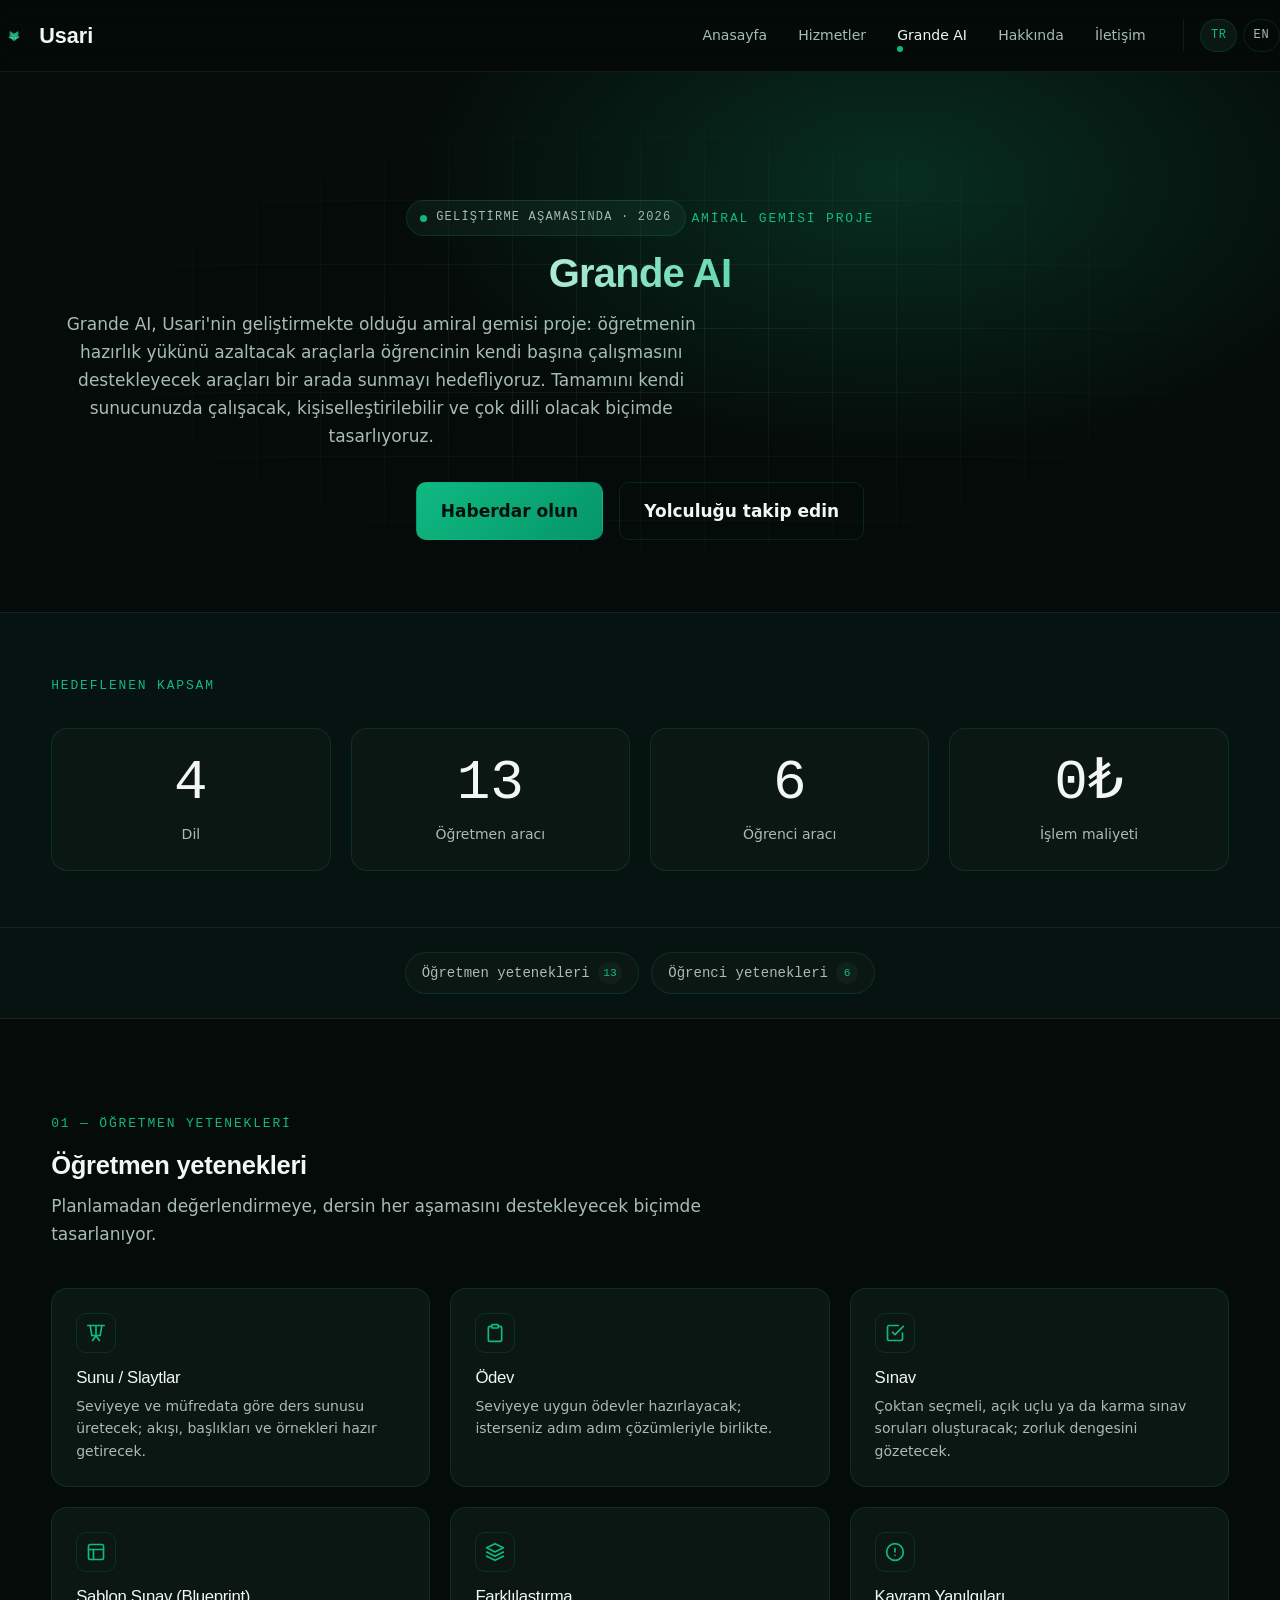
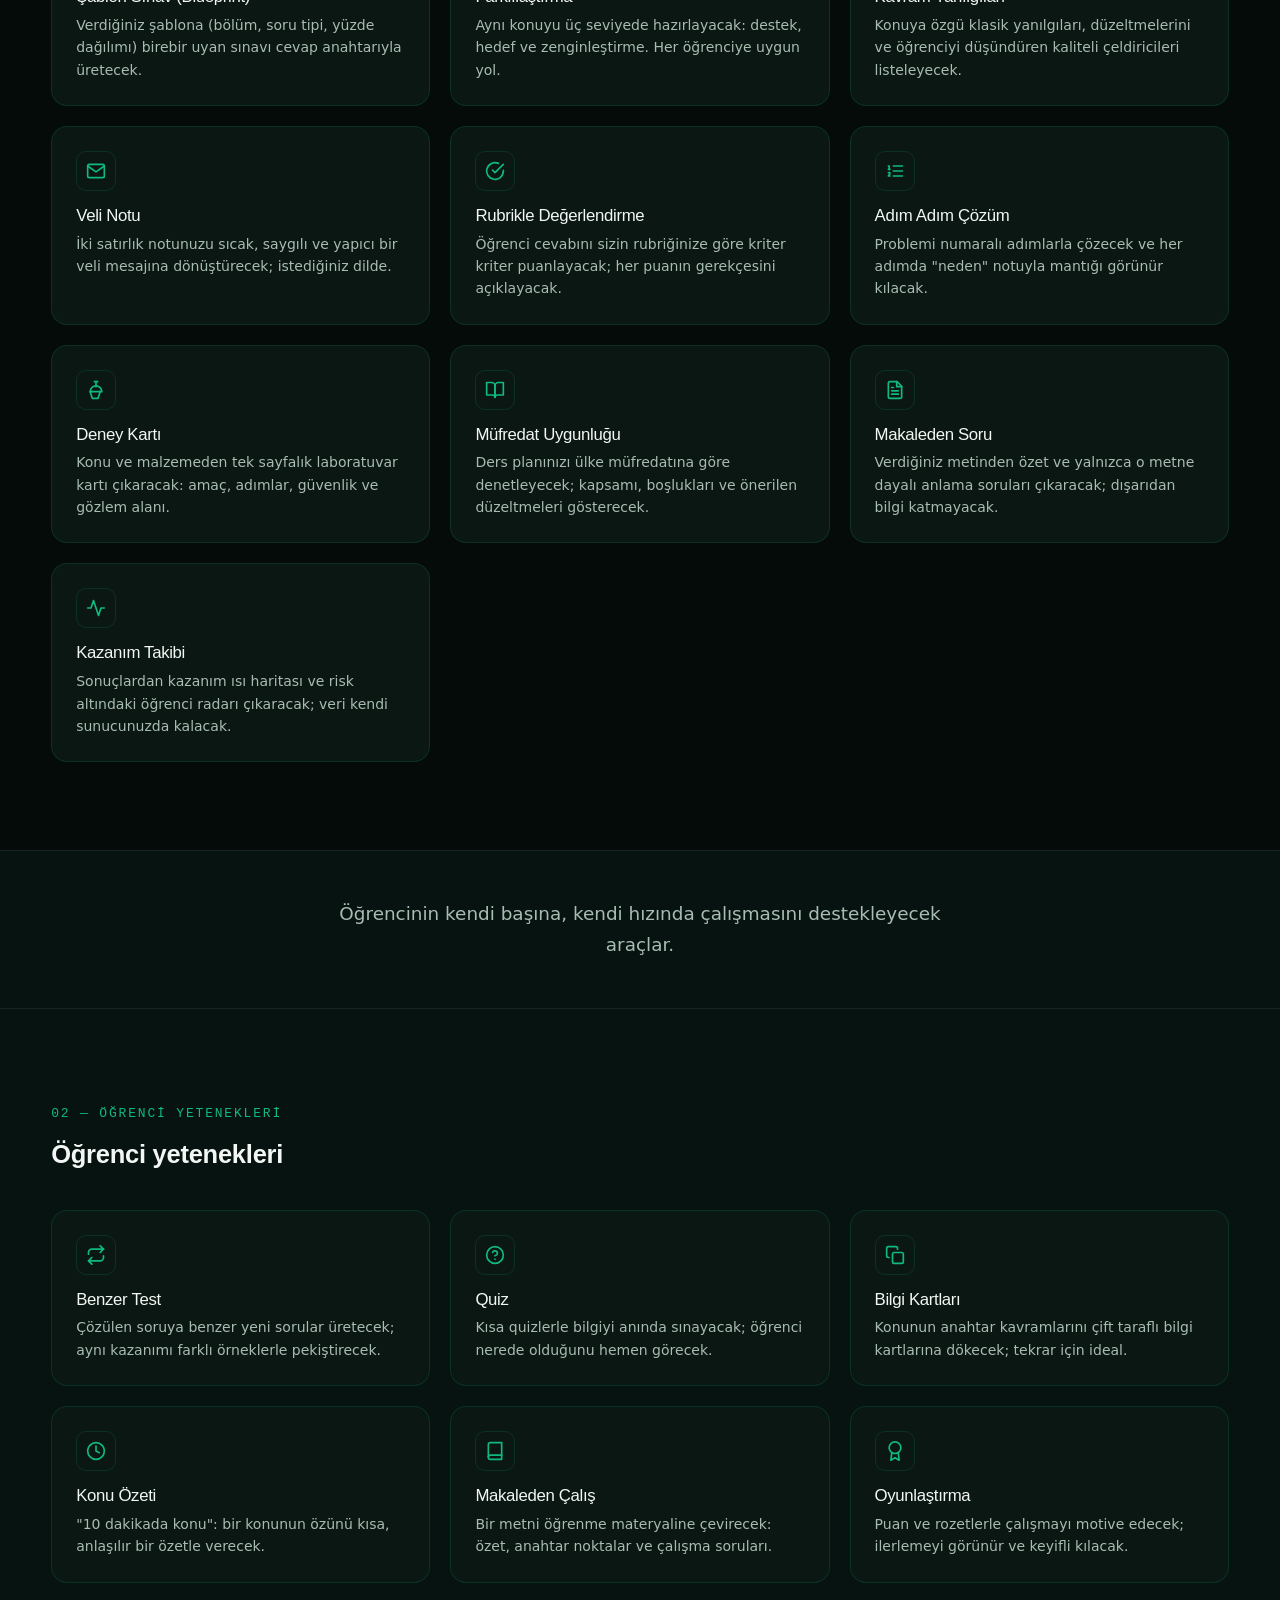
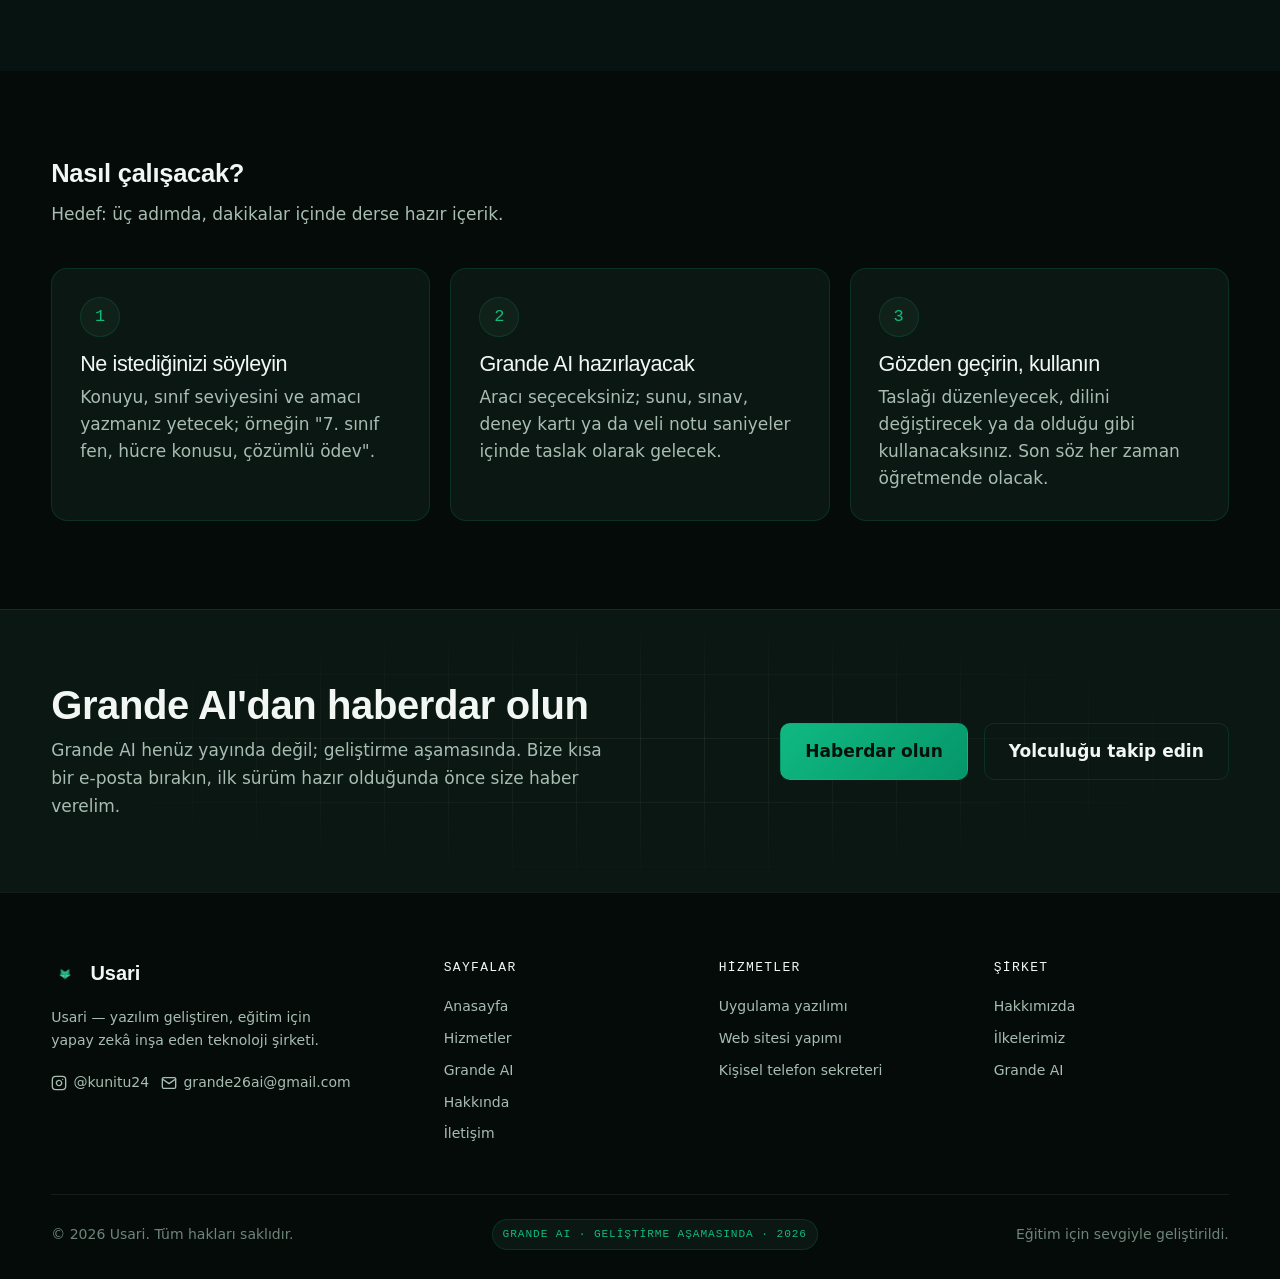
<file: grande-ai.html>
<!DOCTYPE html><html lang="tr"><head>
  <script>document.documentElement.classList.add('js')</script>
  <meta charset="UTF-8">
  <meta name="viewport" content="width=device-width, initial-scale=1.0">
  <meta http-equiv="X-UA-Compatible" content="IE=edge">
  <meta name="description" content="Grande AI — Usari'nin geliştirmekte olduğu amiral gemisi proje: öğretmenler için kendi sunucusunda çalışacak yapay zekâ asistanı.">
  <meta name="theme-color" content="#050B09">
  <meta http-equiv="Content-Security-Policy" content="default-src 'self'; script-src 'self' 'unsafe-inline'; style-src 'self' 'unsafe-inline' https://fonts.googleapis.com; font-src https://fonts.gstatic.com; img-src 'self' data:; media-src 'self'; connect-src 'self'; object-src 'none'; base-uri 'self'">
  <meta name="referrer" content="strict-origin-when-cross-origin">
  <title>Grande AI — Usari</title>
  <link rel="canonical" href="https://usari-website-production.up.railway.app/grande-ai.html">
  <link rel="icon" type="image/png" href="assets/logo-fox-128.png">
  <meta property="og:type" content="website">
  <meta property="og:locale" content="tr_TR">
  <meta property="og:locale:alternate" content="en_US">
  <meta property="og:title" content="Grande AI — Usari">
  <meta property="og:description" content="Grande AI — Usari'nin geliştirmekte olduğu amiral gemisi proje: öğretmenler için kendi sunucusunda çalışacak yapay zekâ asistanı.">
  <meta property="og:image" content="https://usari-website-production.up.railway.app/assets/og-cover-dark.jpg">
  <meta property="og:url" content="https://usari-website-production.up.railway.app/grande-ai.html">
  <meta name="twitter:card" content="summary_large_image">
  <meta name="twitter:title" content="Grande AI — Usari">
  <meta name="twitter:description" content="Grande AI — Usari'nin geliştirmekte olduğu amiral gemisi proje: öğretmenler için kendi sunucusunda çalışacak yapay zekâ asistanı.">
  <meta name="twitter:image" content="https://usari-website-production.up.railway.app/assets/og-cover-dark.jpg">
  <link rel="preconnect" href="https://fonts.googleapis.com">
  <link rel="preconnect" href="https://fonts.gstatic.com" crossorigin="">
  <link href="https://fonts.googleapis.com/css2?family=Space+Grotesk:wght@500;700&amp;family=Inter:wght@400;500;600&amp;family=JetBrains+Mono:wght@500&amp;display=swap" rel="stylesheet">
  <link rel="stylesheet" href="css/style.css">
</head>
<body data-page="grande">
  <header id="site-header">
      <a class="skip-link" href="#main-content">İçeriğe atla</a>
      <div class="wrap header__wrap">
        <a class="brand" href="index.html" aria-label="Usari">
          <img class="brand__logo" src="assets/logo-fox-128.png" alt="">
          <span>Usari</span>
        </a>
        <nav class="nav" id="main-nav" aria-label="Ana menü">
          <ul class="nav__list"><li><a class="nav__link" href="index.html">Anasayfa</a></li><li><a class="nav__link" href="hizmetler.html">Hizmetler</a></li><li><a class="nav__link" href="grande-ai.html" aria-current="page">Grande AI</a></li><li><a class="nav__link" href="hakkinda.html">Hakkında</a></li><li><a class="nav__link" href="iletisim.html">İletişim</a></li></ul>
          <div class="nav__controls">
            <button type="button" class="lang-btn" data-set-lang="tr" aria-pressed="true">TR</button>
            <button type="button" class="lang-btn" data-set-lang="en" aria-pressed="false">EN</button>
          </div>
        </nav>
        <button type="button" class="mobile-toggle" id="mobile-toggle" aria-expanded="false" aria-controls="main-nav" aria-label="Menü">
          <span></span><span></span><span></span>
        </button>
      </div>
    </header>

  <main id="main-content">
    <!-- Page hero -->
    <section class="page-hero page-hero--center">
      <div class="page-hero__glow"></div>
      <div class="page-hero__grid"></div>
      <div class="wrap page-hero__wrap">
        <div class="status-pill" id="grande-hero-pill">GELİŞTİRME AŞAMASINDA · 2026</div>
        <div class="eyebrow" data-i18n="features.eyebrow">Amiral gemisi proje</div>
        <h1 class="grad" id="grande-hero-title">Grande AI</h1>
        <p data-i18n="features.intro">Grande AI, Usari'nin geliştirmekte olduğu amiral gemisi proje: öğretmenin hazırlık yükünü azaltacak araçlarla öğrencinin kendi başına çalışmasını destekleyecek araçları bir arada sunmayı hedefliyoruz. Tamamını kendi sunucunuzda çalışacak, kişiselleştirilebilir ve çok dilli olacak biçimde tasarlıyoruz.</p>
        <div class="hero__actions" style="justify-content: center; margin-top: 2rem;">
          <a href="mailto:grande26ai@gmail.com?subject=Grande%20AI%20haberdar%20listesi" class="btn btn--brand" data-i18n="features.notifyCta">Haberdar olun</a>
          <a href="https://instagram.com/kunitu24" target="_blank" rel="noopener" class="btn btn--ghost" data-i18n="features.followCta">Yolculuğu takip edin</a>
        </div>
      </div>
    </section>

    <!-- Stats -->
    <section class="stat-band" aria-label="Hedeflenen kapsam">
      <div class="wrap">
        <div class="stat-band__title eyebrow" data-i18n="home.statsTitle">Hedeflenen kapsam</div>
        <div class="stat-grid" id="grande-stats">
      <div class="stat reveal in">
        <span class="stat__value" data-value="4">4</span>
        <span class="stat__label">Dil</span>
      </div>
    
      <div class="stat reveal in">
        <span class="stat__value" data-value="13">13</span>
        <span class="stat__label">Öğretmen aracı</span>
      </div>
    
      <div class="stat reveal in">
        <span class="stat__value" data-value="6">6</span>
        <span class="stat__label">Öğrenci aracı</span>
      </div>
    
      <div class="stat reveal in">
        <span class="stat__value" data-value="0₺">0₺</span>
        <span class="stat__label">İşlem maliyeti</span>
      </div>
    </div>
      </div>
    </section>

    <!-- Segment strip -->
    <nav class="segment-strip" aria-label="Bölümler">
      <a class="segment-pill" href="#ogretmen">
        <span data-i18n="features.teacherTitle">Öğretmen yetenekleri</span>
        <span class="count">13</span>
      </a>
      <a class="segment-pill" href="#ogrenci">
        <span data-i18n="features.studentTitle">Öğrenci yetenekleri</span>
        <span class="count">6</span>
      </a>
    </nav>

    <!-- Teacher tools -->
    <section class="section" id="ogretmen" aria-label="Öğretmen yetenekleri">
      <div class="wrap">
        <header class="section__header reveal in">
          <div class="eyebrow">01 — <span data-i18n="features.teacherTitle">Öğretmen yetenekleri</span></div>
          <h2 data-i18n="features.teacherTitle">Öğretmen yetenekleri</h2>
          <p data-i18n="features.teacherIntro">Planlamadan değerlendirmeye, dersin her aşamasını destekleyecek biçimde tasarlanıyor.</p>
        </header>
        <div class="tool-grid" id="teacher-tools">
        <article class="card tool-card reveal in">
          <div class="card__icon"><svg xmlns="http://www.w3.org/2000/svg" width="20" height="20" viewBox="0 0 24 24" fill="none" stroke="currentColor" stroke-width="2" stroke-linecap="round" stroke-linejoin="round" aria-hidden="true"><path d="M2 3h20"></path><path d="M12 3v12"></path><path d="M8 21l4-6 4 6"></path><path d="M5 3l2 12h10l2-12"></path></svg></div>
          <h3>Sunu / Slaytlar</h3>
          <p>Seviyeye ve müfredata göre ders sunusu üretecek; akışı, başlıkları ve örnekleri hazır getirecek.</p>
        </article>
      
        <article class="card tool-card reveal in">
          <div class="card__icon"><svg xmlns="http://www.w3.org/2000/svg" width="20" height="20" viewBox="0 0 24 24" fill="none" stroke="currentColor" stroke-width="2" stroke-linecap="round" stroke-linejoin="round" aria-hidden="true"><path d="M16 4h2a2 2 0 0 1 2 2v14a2 2 0 0 1-2 2H6a2 2 0 0 1-2-2V6a2 2 0 0 1 2-2h2"></path><rect x="8" y="2" width="8" height="4" rx="1"></rect></svg></div>
          <h3>Ödev</h3>
          <p>Seviyeye uygun ödevler hazırlayacak; isterseniz adım adım çözümleriyle birlikte.</p>
        </article>
      
        <article class="card tool-card reveal in">
          <div class="card__icon"><svg xmlns="http://www.w3.org/2000/svg" width="20" height="20" viewBox="0 0 24 24" fill="none" stroke="currentColor" stroke-width="2" stroke-linecap="round" stroke-linejoin="round" aria-hidden="true"><polyline points="9 11 12 14 22 4"></polyline><path d="M21 12v7a2 2 0 0 1-2 2H5a2 2 0 0 1-2-2V5a2 2 0 0 1 2-2h11"></path></svg></div>
          <h3>Sınav</h3>
          <p>Çoktan seçmeli, açık uçlu ya da karma sınav soruları oluşturacak; zorluk dengesini gözetecek.</p>
        </article>
      
        <article class="card tool-card reveal in">
          <div class="card__icon"><svg xmlns="http://www.w3.org/2000/svg" width="20" height="20" viewBox="0 0 24 24" fill="none" stroke="currentColor" stroke-width="2" stroke-linecap="round" stroke-linejoin="round" aria-hidden="true"><rect x="3" y="3" width="18" height="18" rx="2"></rect><path d="M3 9h18"></path><path d="M9 21V9"></path></svg></div>
          <h3>Şablon Sınav (Blueprint)</h3>
          <p>Verdiğiniz şablona (bölüm, soru tipi, yüzde dağılımı) birebir uyan sınavı cevap anahtarıyla üretecek.</p>
        </article>
      
        <article class="card tool-card reveal in">
          <div class="card__icon"><svg xmlns="http://www.w3.org/2000/svg" width="20" height="20" viewBox="0 0 24 24" fill="none" stroke="currentColor" stroke-width="2" stroke-linecap="round" stroke-linejoin="round" aria-hidden="true"><polygon points="12 2 2 7 12 12 22 7 12 2"></polygon><polyline points="2 17 12 22 22 17"></polyline><polyline points="2 12 12 17 22 12"></polyline></svg></div>
          <h3>Farklılaştırma</h3>
          <p>Aynı konuyu üç seviyede hazırlayacak: destek, hedef ve zenginleştirme. Her öğrenciye uygun yol.</p>
        </article>
      
        <article class="card tool-card reveal in">
          <div class="card__icon"><svg xmlns="http://www.w3.org/2000/svg" width="20" height="20" viewBox="0 0 24 24" fill="none" stroke="currentColor" stroke-width="2" stroke-linecap="round" stroke-linejoin="round" aria-hidden="true"><circle cx="12" cy="12" r="10"></circle><line x1="12" y1="8" x2="12" y2="12"></line><line x1="12" y1="16" x2="12.01" y2="16"></line></svg></div>
          <h3>Kavram Yanılgıları</h3>
          <p>Konuya özgü klasik yanılgıları, düzeltmelerini ve öğrenciyi düşündüren kaliteli çeldiricileri listeleyecek.</p>
        </article>
      
        <article class="card tool-card reveal in">
          <div class="card__icon"><svg xmlns="http://www.w3.org/2000/svg" width="20" height="20" viewBox="0 0 24 24" fill="none" stroke="currentColor" stroke-width="2" stroke-linecap="round" stroke-linejoin="round" aria-hidden="true"><path d="M4 4h16c1.1 0 2 .9 2 2v12c0 1.1-.9 2-2 2H4c-1.1 0-2-.9-2-2V6c0-1.1.9-2 2-2z"></path><polyline points="22,6 12,13 2,6"></polyline></svg></div>
          <h3>Veli Notu</h3>
          <p>İki satırlık notunuzu sıcak, saygılı ve yapıcı bir veli mesajına dönüştürecek; istediğiniz dilde.</p>
        </article>
      
        <article class="card tool-card reveal in">
          <div class="card__icon"><svg xmlns="http://www.w3.org/2000/svg" width="20" height="20" viewBox="0 0 24 24" fill="none" stroke="currentColor" stroke-width="2" stroke-linecap="round" stroke-linejoin="round" aria-hidden="true"><path d="M22 11.08V12a10 10 0 1 1-5.93-9.14"></path><polyline points="22 4 12 14.01 9 11.01"></polyline></svg></div>
          <h3>Rubrikle Değerlendirme</h3>
          <p>Öğrenci cevabını sizin rubriğinize göre kriter kriter puanlayacak; her puanın gerekçesini açıklayacak.</p>
        </article>
      
        <article class="card tool-card reveal in">
          <div class="card__icon"><svg xmlns="http://www.w3.org/2000/svg" width="20" height="20" viewBox="0 0 24 24" fill="none" stroke="currentColor" stroke-width="2" stroke-linecap="round" stroke-linejoin="round" aria-hidden="true"><line x1="10" y1="6" x2="21" y2="6"></line><line x1="10" y1="12" x2="21" y2="12"></line><line x1="10" y1="18" x2="21" y2="18"></line><path d="M4 6h1v4"></path><path d="M4 10h2"></path><path d="M6 18H4c0-1 2-2 2-3s-1-1.5-2-1"></path></svg></div>
          <h3>Adım Adım Çözüm</h3>
          <p>Problemi numaralı adımlarla çözecek ve her adımda "neden" notuyla mantığı görünür kılacak.</p>
        </article>
      
        <article class="card tool-card reveal in">
          <div class="card__icon"><svg xmlns="http://www.w3.org/2000/svg" width="20" height="20" viewBox="0 0 24 24" fill="none" stroke="currentColor" stroke-width="2" stroke-linecap="round" stroke-linejoin="round" aria-hidden="true"><path d="M10 2h4"></path><path d="M12 2v6"></path><path d="M17 14l-2.5 8h-7L5 14"></path><path d="M5 14a5 5 0 0 1 14 0Z"></path></svg></div>
          <h3>Deney Kartı</h3>
          <p>Konu ve malzemeden tek sayfalık laboratuvar kartı çıkaracak: amaç, adımlar, güvenlik ve gözlem alanı.</p>
        </article>
      
        <article class="card tool-card reveal in">
          <div class="card__icon"><svg xmlns="http://www.w3.org/2000/svg" width="20" height="20" viewBox="0 0 24 24" fill="none" stroke="currentColor" stroke-width="2" stroke-linecap="round" stroke-linejoin="round" aria-hidden="true"><path d="M2 3h6a4 4 0 0 1 4 4v14a3 3 0 0 0-3-3H2z"></path><path d="M22 3h-6a4 4 0 0 0-4 4v14a3 3 0 0 1 3-3h7z"></path></svg></div>
          <h3>Müfredat Uygunluğu</h3>
          <p>Ders planınızı ülke müfredatına göre denetleyecek; kapsamı, boşlukları ve önerilen düzeltmeleri gösterecek.</p>
        </article>
      
        <article class="card tool-card reveal in">
          <div class="card__icon"><svg xmlns="http://www.w3.org/2000/svg" width="20" height="20" viewBox="0 0 24 24" fill="none" stroke="currentColor" stroke-width="2" stroke-linecap="round" stroke-linejoin="round" aria-hidden="true"><path d="M14.5 2H6a2 2 0 0 0-2 2v16a2 2 0 0 0 2 2h12a2 2 0 0 0 2-2V7.5L14.5 2z"></path><polyline points="14 2 14 8 20 8"></polyline><line x1="16" y1="13" x2="8" y2="13"></line><line x1="16" y1="17" x2="8" y2="17"></line><line x1="10" y1="9" x2="8" y2="9"></line></svg></div>
          <h3>Makaleden Soru</h3>
          <p>Verdiğiniz metinden özet ve yalnızca o metne dayalı anlama soruları çıkaracak; dışarıdan bilgi katmayacak.</p>
        </article>
      
        <article class="card tool-card reveal in">
          <div class="card__icon"><svg xmlns="http://www.w3.org/2000/svg" width="20" height="20" viewBox="0 0 24 24" fill="none" stroke="currentColor" stroke-width="2" stroke-linecap="round" stroke-linejoin="round" aria-hidden="true"><polyline points="22 12 18 12 15 21 9 3 6 12 2 12"></polyline></svg></div>
          <h3>Kazanım Takibi</h3>
          <p>Sonuçlardan kazanım ısı haritası ve risk altındaki öğrenci radarı çıkaracak; veri kendi sunucunuzda kalacak.</p>
        </article>
      </div>
      </div>
    </section>

    <!-- Divider band -->
    <section class="divider-band" aria-label="Öğrenci yetenekleri girişi">
      <div class="wrap">
        <p data-i18n="features.studentIntro">Öğrencinin kendi başına, kendi hızında çalışmasını destekleyecek araçlar.</p>
      </div>
    </section>

    <!-- Student tools -->
    <section class="section section--bg2" id="ogrenci" aria-label="Öğrenci yetenekleri">
      <div class="wrap">
        <header class="section__header reveal in">
          <div class="eyebrow">02 — <span data-i18n="features.studentTitle">Öğrenci yetenekleri</span></div>
          <h2 data-i18n="features.studentTitle">Öğrenci yetenekleri</h2>
        </header>
        <div class="tool-grid" id="student-tools">
        <article class="card tool-card reveal in">
          <div class="card__icon"><svg xmlns="http://www.w3.org/2000/svg" width="20" height="20" viewBox="0 0 24 24" fill="none" stroke="currentColor" stroke-width="2" stroke-linecap="round" stroke-linejoin="round" aria-hidden="true"><polyline points="17 1 21 5 17 9"></polyline><path d="M3 11V9a4 4 0 0 1 4-4h14"></path><polyline points="7 23 3 19 7 15"></polyline><path d="M21 13v2a4 4 0 0 1-4 4H3"></path></svg></div>
          <h3>Benzer Test</h3>
          <p>Çözülen soruya benzer yeni sorular üretecek; aynı kazanımı farklı örneklerle pekiştirecek.</p>
        </article>
      
        <article class="card tool-card reveal in">
          <div class="card__icon"><svg xmlns="http://www.w3.org/2000/svg" width="20" height="20" viewBox="0 0 24 24" fill="none" stroke="currentColor" stroke-width="2" stroke-linecap="round" stroke-linejoin="round" aria-hidden="true"><circle cx="12" cy="12" r="10"></circle><path d="M9.09 9a3 3 0 0 1 5.83 1c0 2-3 3-3 3"></path><line x1="12" y1="17" x2="12.01" y2="17"></line></svg></div>
          <h3>Quiz</h3>
          <p>Kısa quizlerle bilgiyi anında sınayacak; öğrenci nerede olduğunu hemen görecek.</p>
        </article>
      
        <article class="card tool-card reveal in">
          <div class="card__icon"><svg xmlns="http://www.w3.org/2000/svg" width="20" height="20" viewBox="0 0 24 24" fill="none" stroke="currentColor" stroke-width="2" stroke-linecap="round" stroke-linejoin="round" aria-hidden="true"><rect x="9" y="9" width="13" height="13" rx="2" ry="2"></rect><path d="M5 15H4a2 2 0 0 1-2-2V4a2 2 0 0 1 2-2h9a2 2 0 0 1 2 2v1"></path></svg></div>
          <h3>Bilgi Kartları</h3>
          <p>Konunun anahtar kavramlarını çift taraflı bilgi kartlarına dökecek; tekrar için ideal.</p>
        </article>
      
        <article class="card tool-card reveal in">
          <div class="card__icon"><svg xmlns="http://www.w3.org/2000/svg" width="20" height="20" viewBox="0 0 24 24" fill="none" stroke="currentColor" stroke-width="2" stroke-linecap="round" stroke-linejoin="round" aria-hidden="true"><circle cx="12" cy="12" r="10"></circle><polyline points="12 6 12 12 16 14"></polyline></svg></div>
          <h3>Konu Özeti</h3>
          <p>"10 dakikada konu": bir konunun özünü kısa, anlaşılır bir özetle verecek.</p>
        </article>
      
        <article class="card tool-card reveal in">
          <div class="card__icon"><svg xmlns="http://www.w3.org/2000/svg" width="20" height="20" viewBox="0 0 24 24" fill="none" stroke="currentColor" stroke-width="2" stroke-linecap="round" stroke-linejoin="round" aria-hidden="true"><path d="M4 19.5A2.5 2.5 0 0 1 6.5 17H20"></path><path d="M6.5 2H20v20H6.5A2.5 2.5 0 0 1 4 19.5v-15A2.5 2.5 0 0 1 6.5 2z"></path></svg></div>
          <h3>Makaleden Çalış</h3>
          <p>Bir metni öğrenme materyaline çevirecek: özet, anahtar noktalar ve çalışma soruları.</p>
        </article>
      
        <article class="card tool-card reveal in">
          <div class="card__icon"><svg xmlns="http://www.w3.org/2000/svg" width="20" height="20" viewBox="0 0 24 24" fill="none" stroke="currentColor" stroke-width="2" stroke-linecap="round" stroke-linejoin="round" aria-hidden="true"><circle cx="12" cy="8" r="7"></circle><polyline points="8.21 13.89 7 23 12 20 17 23 15.79 13.88"></polyline></svg></div>
          <h3>Oyunlaştırma</h3>
          <p>Puan ve rozetlerle çalışmayı motive edecek; ilerlemeyi görünür ve keyifli kılacak.</p>
        </article>
      </div>
      </div>
    </section>

    <!-- Timeline -->
    <section class="section" id="nasil-calisacak" aria-label="Nasıl çalışacak">
      <div class="wrap">
        <header class="section__header reveal in">
          <h2 data-i18n="home.howTitle">Nasıl çalışacak?</h2>
          <p data-i18n="home.howSubtitle">Hedef: üç adımda, dakikalar içinde derse hazır içerik.</p>
        </header>
        <div class="timeline" id="grande-timeline">
        <div class="timeline__item reveal in">
          <div class="timeline__num">1</div>
          <h3>Ne istediğinizi söyleyin</h3>
          <p>Konuyu, sınıf seviyesini ve amacı yazmanız yetecek; örneğin "7. sınıf fen, hücre konusu, çözümlü ödev".</p>
        </div>
      
        <div class="timeline__item reveal in">
          <div class="timeline__num">2</div>
          <h3>Grande AI hazırlayacak</h3>
          <p>Aracı seçeceksiniz; sunu, sınav, deney kartı ya da veli notu saniyeler içinde taslak olarak gelecek.</p>
        </div>
      
        <div class="timeline__item reveal in">
          <div class="timeline__num">3</div>
          <h3>Gözden geçirin, kullanın</h3>
          <p>Taslağı düzenleyecek, dilini değiştirecek ya da olduğu gibi kullanacaksınız. Son söz her zaman öğretmende olacak.</p>
        </div>
      </div>
      </div>
    </section>

    <!-- CTA band -->
    <section class="cta-band" aria-label="Harekete geçirici mesaj">
      <div class="cta-band__grid"></div>
      <div class="wrap cta-band__wrap">
        <div class="cta-band__text reveal in">
          <h2 data-i18n="contact.grandeNotifyTitle">Grande AI'dan haberdar olun</h2>
          <p data-i18n="contact.grandeNotify">Grande AI henüz yayında değil; geliştirme aşamasında. Bize kısa bir e-posta bırakın, ilk sürüm hazır olduğunda önce size haber verelim.</p>
        </div>
        <div class="cta-band__actions reveal in">
          <a href="mailto:grande26ai@gmail.com?subject=Grande%20AI%20haberdar%20listesi" class="btn btn--brand" data-i18n="features.notifyCta">Haberdar olun</a>
          <a href="https://instagram.com/kunitu24" target="_blank" rel="noopener" class="btn btn--ghost" data-i18n="features.followCta">Yolculuğu takip edin</a>
        </div>
      </div>
    </section>
  </main>

  <footer id="site-footer">
      <div class="wrap">
        <div class="footer__grid">
          <div>
            <a class="footer__brand" href="index.html">
              <img src="assets/logo-fox-128.png" alt="">
              <span>Usari</span>
            </a>
            <p class="footer__tagline">Usari — yazılım geliştiren, eğitim için yapay zekâ inşa eden teknoloji şirketi.</p>
            <div class="footer__social">
              <a href="https://instagram.com/kunitu24" target="_blank" rel="noopener">
                <svg xmlns="http://www.w3.org/2000/svg" width="16" height="16" viewBox="0 0 24 24" fill="none" stroke="currentColor" stroke-width="2" stroke-linecap="round" stroke-linejoin="round" aria-hidden="true"><rect x="2" y="2" width="20" height="20" rx="5" ry="5"></rect><path d="M16 11.37A4 4 0 1 1 12.63 8 4 4 0 0 1 16 11.37z"></path><line x1="17.5" y1="6.5" x2="17.51" y2="6.5"></line></svg>
                <span>@kunitu24</span>
              </a>
              <a href="mailto:grande26ai@gmail.com">
                <svg xmlns="http://www.w3.org/2000/svg" width="16" height="16" viewBox="0 0 24 24" fill="none" stroke="currentColor" stroke-width="2" stroke-linecap="round" stroke-linejoin="round" aria-hidden="true"><path d="M4 4h16c1.1 0 2 .9 2 2v12c0 1.1-.9 2-2 2H4c-1.1 0-2-.9-2-2V6c0-1.1.9-2 2-2z"></path><polyline points="22,6 12,13 2,6"></polyline></svg>
                <span>grande26ai@gmail.com</span>
              </a>
            </div>
          </div>
          <div>
            <div class="footer__col-title">Sayfalar</div>
            <div class="footer__links"><a href="index.html">Anasayfa</a><a href="hizmetler.html">Hizmetler</a><a href="grande-ai.html">Grande AI</a><a href="hakkinda.html">Hakkında</a><a href="iletisim.html">İletişim</a></div>
          </div>
          <div>
            <div class="footer__col-title">Hizmetler</div>
            <div class="footer__links"><a href="hizmetler.html#uygulama">Uygulama yazılımı</a><a href="hizmetler.html#web">Web sitesi yapımı</a><a href="hizmetler.html#sekreter">Kişisel telefon sekreteri</a></div>
          </div>
          <div>
            <div class="footer__col-title">Şirket</div>
            <div class="footer__links"><a href="hakkinda.html">Hakkımızda</a><a href="hakkinda.html#ilkeler">İlkelerimiz</a><a href="grande-ai.html">Grande AI</a></div>
          </div>
        </div>
        <div class="footer__bottom">
          <span>© 2026 Usari. Tüm hakları saklıdır.</span>
          <span class="footer__badge">Grande AI · geliştirme aşamasında · 2026</span>
          <span>Eğitim için sevgiyle geliştirildi.</span>
        </div>
      </div>
    </footer>
  <button type="button" id="back-to-top" class="back-to-top" aria-label="Başa dön" data-i18n-attr="aria-label" data-i18n-key="ui.backToTop"></button>

  <script src="data/content.js"></script>
  <script src="js/site.js"></script>


</body></html>
</file>
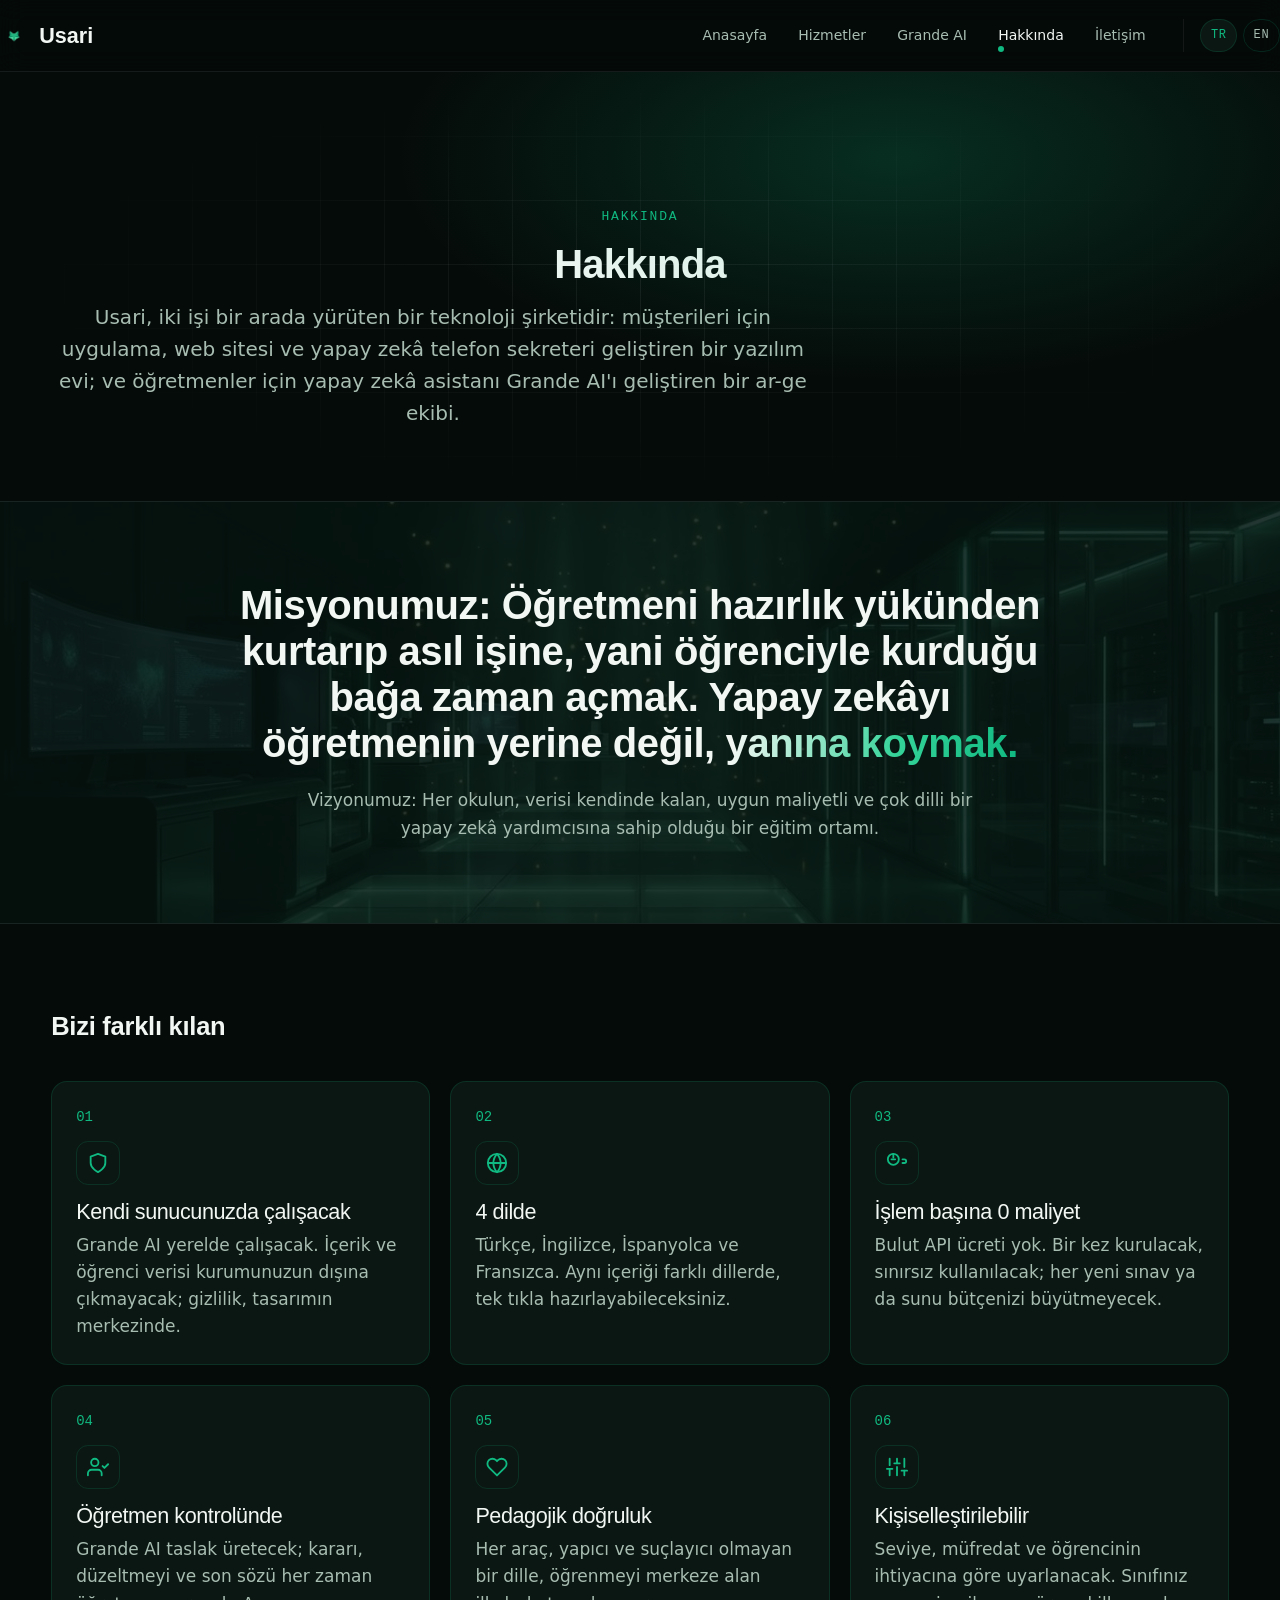
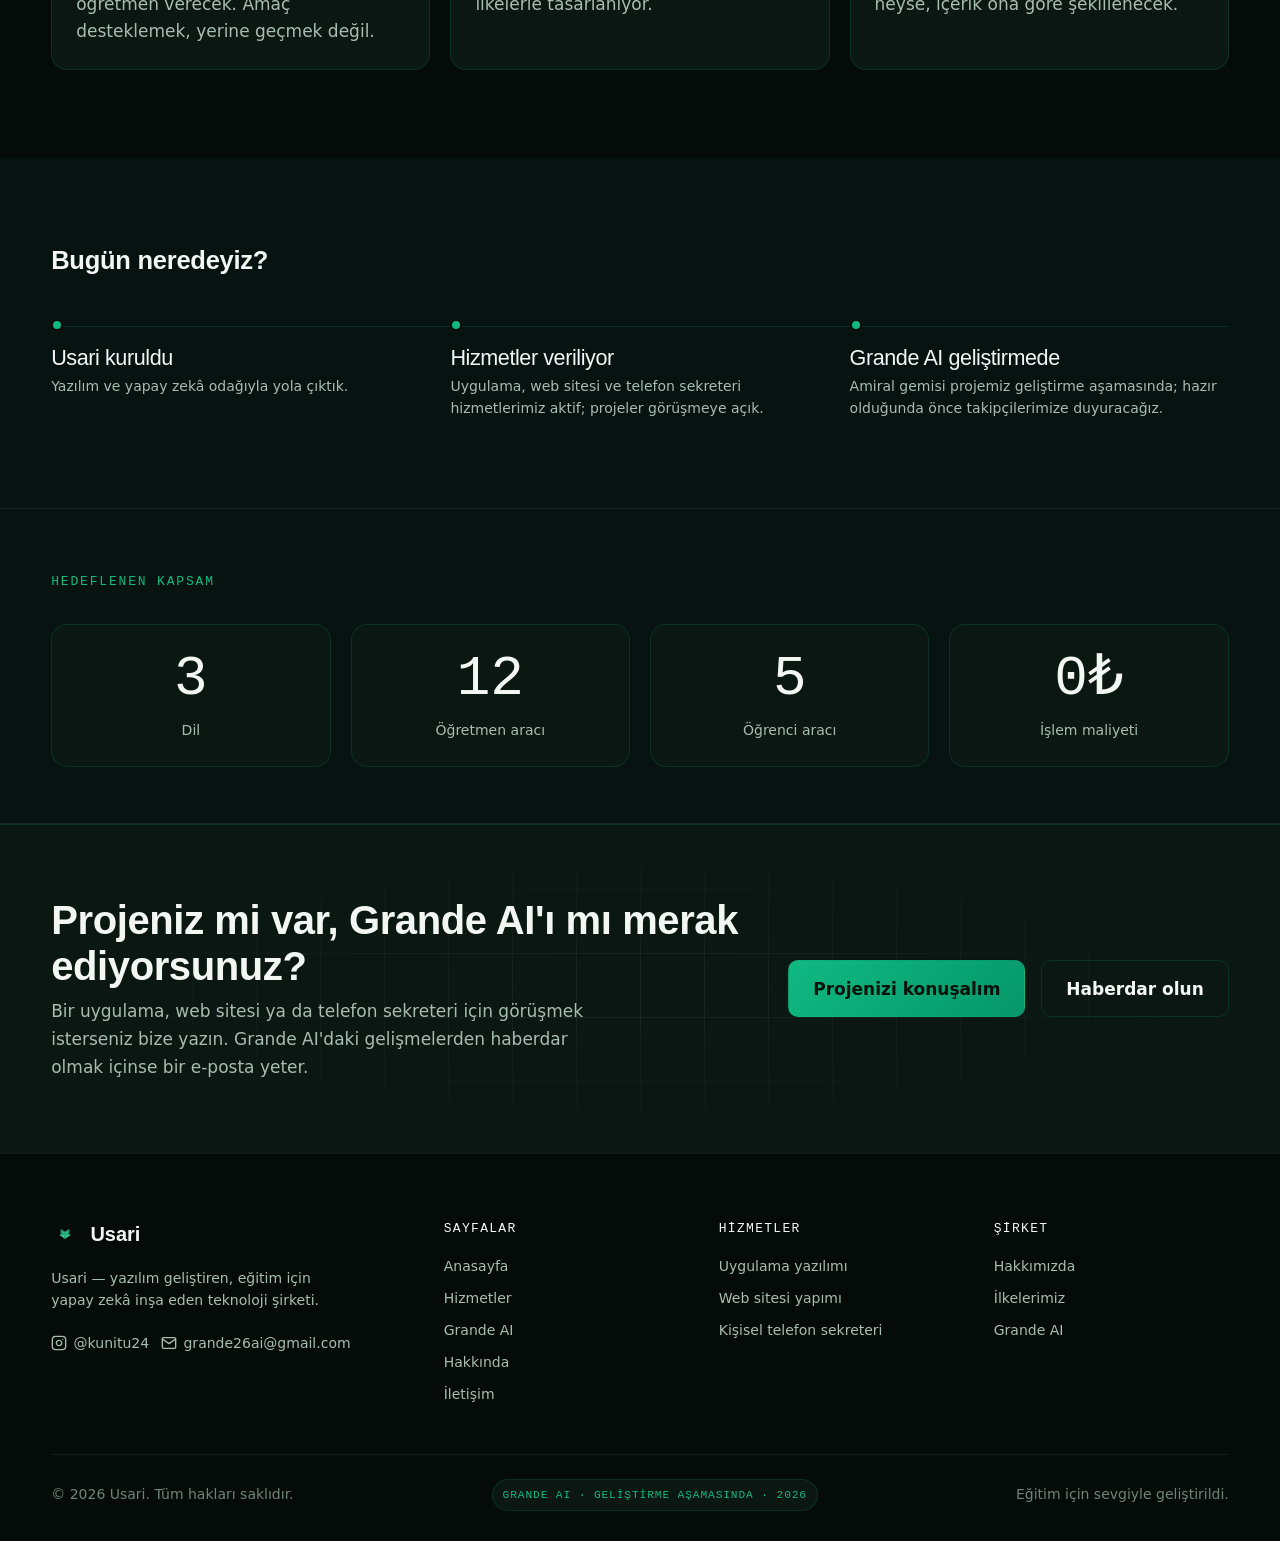
<file: hakkinda.html>
<!DOCTYPE html><html lang="tr"><head>
  <script>document.documentElement.classList.add('js')</script>
  <meta charset="UTF-8">
  <meta name="viewport" content="width=device-width, initial-scale=1.0">
  <meta http-equiv="X-UA-Compatible" content="IE=edge">
  <meta name="description" content="Usari hakkında: misyon, vizyon, ilkelerimiz ve şirket durumu.">
  <meta name="theme-color" content="#050B09">
  <meta http-equiv="Content-Security-Policy" content="default-src 'self'; script-src 'self' 'unsafe-inline'; style-src 'self' 'unsafe-inline' https://fonts.googleapis.com; font-src https://fonts.gstatic.com; img-src 'self' data:; media-src 'self'; connect-src 'self'; object-src 'none'; base-uri 'self'">
  <meta name="referrer" content="strict-origin-when-cross-origin">
  <title>Hakkında — Usari</title>
  <link rel="canonical" href="https://usari-website-production.up.railway.app/hakkinda.html">
  <link rel="icon" type="image/png" href="assets/logo-fox-128.png">
  <meta property="og:type" content="website">
  <meta property="og:locale" content="tr_TR">
  <meta property="og:locale:alternate" content="en_US">
  <meta property="og:title" content="Hakkında — Usari">
  <meta property="og:description" content="Usari hakkında: misyon, vizyon, ilkelerimiz ve şirket durumu.">
  <meta property="og:image" content="https://usari-website-production.up.railway.app/assets/og-cover-dark.jpg">
  <meta property="og:url" content="https://usari-website-production.up.railway.app/hakkinda.html">
  <meta name="twitter:card" content="summary_large_image">
  <meta name="twitter:title" content="Hakkında — Usari">
  <meta name="twitter:description" content="Usari hakkında: misyon, vizyon, ilkelerimiz ve şirket durumu.">
  <meta name="twitter:image" content="https://usari-website-production.up.railway.app/assets/og-cover-dark.jpg">
  <link rel="preconnect" href="https://fonts.googleapis.com">
  <link rel="preconnect" href="https://fonts.gstatic.com" crossorigin="">
  <link href="https://fonts.googleapis.com/css2?family=Space+Grotesk:wght@500;700&amp;family=Inter:wght@400;500;600&amp;family=JetBrains+Mono:wght@500&amp;display=swap" rel="stylesheet">
  <link rel="stylesheet" href="css/style.css">
</head>
<body data-page="about">
  <header id="site-header">
      <a class="skip-link" href="#main-content">İçeriğe atla</a>
      <div class="wrap header__wrap">
        <a class="brand" href="index.html" aria-label="Usari">
          <img class="brand__logo" src="assets/logo-fox-128.png" alt="">
          <span>Usari</span>
        </a>
        <nav class="nav" id="main-nav" aria-label="Ana menü">
          <ul class="nav__list"><li><a class="nav__link" href="index.html">Anasayfa</a></li><li><a class="nav__link" href="hizmetler.html">Hizmetler</a></li><li><a class="nav__link" href="grande-ai.html">Grande AI</a></li><li><a class="nav__link" href="hakkinda.html" aria-current="page">Hakkında</a></li><li><a class="nav__link" href="iletisim.html">İletişim</a></li></ul>
          <div class="nav__controls">
            <button type="button" class="lang-btn" data-set-lang="tr" aria-pressed="true">TR</button>
            <button type="button" class="lang-btn" data-set-lang="en" aria-pressed="false">EN</button>
          </div>
        </nav>
        <button type="button" class="mobile-toggle" id="mobile-toggle" aria-expanded="false" aria-controls="main-nav" aria-label="Menü">
          <span></span><span></span><span></span>
        </button>
      </div>
    </header>

  <main id="main-content">
    <!-- Page hero -->
    <section class="page-hero page-hero--center">
      <div class="page-hero__glow"></div>
      <div class="page-hero__grid"></div>
      <div class="wrap page-hero__wrap">
        <div class="eyebrow" data-i18n="about.title">Hakkında</div>
        <h1 data-i18n="about.title">Hakkında</h1>
        <p class="lead" data-i18n="about.lead">Usari, iki işi bir arada yürüten bir teknoloji şirketidir: müşterileri için uygulama, web sitesi ve yapay zekâ telefon sekreteri geliştiren bir yazılım evi; ve öğretmenler için yapay zekâ asistanı Grande AI'ı geliştiren bir ar-ge ekibi.</p>
      </div>
    </section>

    <!-- Mission / Vision -->
    <section class="mission-band" id="misyon">
      <div class="mission-band__texture"></div>
      <div class="wrap">
        <h2 id="mission-text">Misyonumuz: Öğretmeni hazırlık yükünden kurtarıp asıl işine, yani öğrenciyle kurduğu bağa zaman açmak. Yapay zekâyı öğretmenin yerine <span class="grad">değil, yanına koymak.</span></h2>
        <p data-i18n="about.vision">Vizyonumuz: Her okulun, verisi kendinde kalan, uygun maliyetli ve çok dilli bir yapay zekâ yardımcısına sahip olduğu bir eğitim ortamı.</p>
      </div>
    </section>

    <!-- Principles -->
    <section class="section" id="ilkeler" aria-label="İlkelerimiz">
      <div class="wrap">
        <header class="section__header reveal in">
          <h2 data-i18n="about.pointsTitle">Bizi farklı kılan</h2>
        </header>
        <div class="points-grid" id="about-points">
        <article class="card reveal in">
          <div class="point-num">01</div>
          <div class="card__icon"><svg xmlns="http://www.w3.org/2000/svg" width="22" height="22" viewBox="0 0 24 24" fill="none" stroke="currentColor" stroke-width="2" stroke-linecap="round" stroke-linejoin="round" aria-hidden="true"><path d="M12 22s8-4 8-10V5l-8-3-8 3v7c0 6 8 10 8 10z"></path></svg></div>
          <h3>Kendi sunucunuzda çalışacak</h3>
          <p>Grande AI yerelde çalışacak. İçerik ve öğrenci verisi kurumunuzun dışına çıkmayacak; gizlilik, tasarımın merkezinde.</p>
        </article>
      
        <article class="card reveal in">
          <div class="point-num">02</div>
          <div class="card__icon"><svg xmlns="http://www.w3.org/2000/svg" width="22" height="22" viewBox="0 0 24 24" fill="none" stroke="currentColor" stroke-width="2" stroke-linecap="round" stroke-linejoin="round" aria-hidden="true"><circle cx="12" cy="12" r="10"></circle><line x1="2" y1="12" x2="22" y2="12"></line><path d="M12 2a15.3 15.3 0 0 1 4 10 15.3 15.3 0 0 1-4 10 15.3 15.3 0 0 1-4-10 15.3 15.3 0 0 1 4-10z"></path></svg></div>
          <h3>4 dilde</h3>
          <p>Türkçe, İngilizce, İspanyolca ve Fransızca. Aynı içeriği farklı dillerde, tek tıkla hazırlayabileceksiniz.</p>
        </article>
      
        <article class="card reveal in">
          <div class="point-num">03</div>
          <div class="card__icon"><svg xmlns="http://www.w3.org/2000/svg" width="22" height="22" viewBox="0 0 24 24" fill="none" stroke="currentColor" stroke-width="2" stroke-linecap="round" stroke-linejoin="round" aria-hidden="true"><circle cx="8" cy="8" r="6"></circle><path d="M18 8h2a2 2 0 0 1 2 2v0a2 2 0 0 1-2 2h-2"></path><path d="M8 2v4"></path><path d="M6 8h4"></path></svg></div>
          <h3>İşlem başına 0 maliyet</h3>
          <p>Bulut API ücreti yok. Bir kez kurulacak, sınırsız kullanılacak; her yeni sınav ya da sunu bütçenizi büyütmeyecek.</p>
        </article>
      
        <article class="card reveal in">
          <div class="point-num">04</div>
          <div class="card__icon"><svg xmlns="http://www.w3.org/2000/svg" width="22" height="22" viewBox="0 0 24 24" fill="none" stroke="currentColor" stroke-width="2" stroke-linecap="round" stroke-linejoin="round" aria-hidden="true"><path d="M16 21v-2a4 4 0 0 0-4-4H5a4 4 0 0 0-4 4v2"></path><circle cx="8.5" cy="7" r="4"></circle><polyline points="17 11 19 13 23 9"></polyline></svg></div>
          <h3>Öğretmen kontrolünde</h3>
          <p>Grande AI taslak üretecek; kararı, düzeltmeyi ve son sözü her zaman öğretmen verecek. Amaç desteklemek, yerine geçmek değil.</p>
        </article>
      
        <article class="card reveal in">
          <div class="point-num">05</div>
          <div class="card__icon"><svg xmlns="http://www.w3.org/2000/svg" width="22" height="22" viewBox="0 0 24 24" fill="none" stroke="currentColor" stroke-width="2" stroke-linecap="round" stroke-linejoin="round" aria-hidden="true"><path d="M20.84 4.61a5.5 5.5 0 0 0-7.78 0L12 5.67l-1.06-1.06a5.5 5.5 0 0 0-7.78 7.78l1.06 1.06L12 21.23l7.78-7.78 1.06-1.06a5.5 5.5 0 0 0 0-7.78z"></path></svg></div>
          <h3>Pedagojik doğruluk</h3>
          <p>Her araç, yapıcı ve suçlayıcı olmayan bir dille, öğrenmeyi merkeze alan ilkelerle tasarlanıyor.</p>
        </article>
      
        <article class="card reveal in">
          <div class="point-num">06</div>
          <div class="card__icon"><svg xmlns="http://www.w3.org/2000/svg" width="22" height="22" viewBox="0 0 24 24" fill="none" stroke="currentColor" stroke-width="2" stroke-linecap="round" stroke-linejoin="round" aria-hidden="true"><line x1="4" y1="21" x2="4" y2="14"></line><line x1="4" y1="10" x2="4" y2="3"></line><line x1="12" y1="21" x2="12" y2="12"></line><line x1="12" y1="8" x2="12" y2="3"></line><line x1="20" y1="21" x2="20" y2="16"></line><line x1="20" y1="12" x2="20" y2="3"></line><line x1="1" y1="14" x2="7" y2="14"></line><line x1="9" y1="8" x2="15" y2="8"></line><line x1="17" y1="16" x2="23" y2="16"></line></svg></div>
          <h3>Kişiselleştirilebilir</h3>
          <p>Seviye, müfredat ve öğrencinin ihtiyacına göre uyarlanacak. Sınıfınız neyse, içerik ona göre şekillenecek.</p>
        </article>
      </div>
      </div>
    </section>

    <!-- Status timeline -->
    <section class="section section--bg2" id="durum" aria-label="Şirket durumu">
      <div class="wrap">
        <header class="section__header reveal in">
          <h2 data-i18n="about.statusTitle">Bugün neredeyiz?</h2>
        </header>
        <div class="status-timeline" id="status-timeline">
        <div class="status-item reveal in">
          <h3>Usari kuruldu</h3>
          <p>Yazılım ve yapay zekâ odağıyla yola çıktık.</p>
        </div>
      
        <div class="status-item reveal in">
          <h3>Hizmetler veriliyor</h3>
          <p>Uygulama, web sitesi ve telefon sekreteri hizmetlerimiz aktif; projeler görüşmeye açık.</p>
        </div>
      
        <div class="status-item reveal in">
          <h3>Grande AI geliştirmede</h3>
          <p>Amiral gemisi projemiz geliştirme aşamasında; hazır olduğunda önce takipçilerimize duyuracağız.</p>
        </div>
      </div>
      </div>
    </section>

    <!-- Mini stats -->
    <section class="stat-band" aria-label="İstatistikler">
      <div class="wrap">
        <div class="stat-band__title eyebrow" data-i18n="home.statsTitle">Hedeflenen kapsam</div>
        <div class="stat-grid" id="about-stats">
      <div class="stat reveal in">
        <span class="stat__value" data-value="4">4</span>
        <span class="stat__label">Dil</span>
      </div>
    
      <div class="stat reveal in">
        <span class="stat__value" data-value="13">13</span>
        <span class="stat__label">Öğretmen aracı</span>
      </div>
    
      <div class="stat reveal in">
        <span class="stat__value" data-value="6">6</span>
        <span class="stat__label">Öğrenci aracı</span>
      </div>
    
      <div class="stat reveal in">
        <span class="stat__value" data-value="0₺">0₺</span>
        <span class="stat__label">İşlem maliyeti</span>
      </div>
    </div>
      </div>
    </section>

    <!-- CTA band -->
    <section class="cta-band" aria-label="Harekete geçirici mesaj">
      <div class="cta-band__grid"></div>
      <div class="wrap cta-band__wrap">
        <div class="cta-band__text reveal in">
          <h2 data-i18n="home.ctaBandTitle">Projeniz mi var, Grande AI'ı mı merak ediyorsunuz?</h2>
          <p data-i18n="home.ctaBandText">Bir uygulama, web sitesi ya da telefon sekreteri için görüşmek isterseniz bize yazın. Grande AI'daki gelişmelerden haberdar olmak içinse bir e-posta yeter.</p>
        </div>
        <div class="cta-band__actions reveal in">
          <a href="mailto:grande26ai@gmail.com?subject=Proje%20görüşmesi" class="btn btn--brand" data-i18n="home.ctaBandButton">Projenizi konuşalım</a>
          <a href="mailto:grande26ai@gmail.com?subject=Grande%20AI%20haberdar%20listesi" class="btn btn--ghost" data-i18n="features.notifyCta">Haberdar olun</a>
        </div>
      </div>
    </section>
  </main>

  <footer id="site-footer">
      <div class="wrap">
        <div class="footer__grid">
          <div>
            <a class="footer__brand" href="index.html">
              <img src="assets/logo-fox-128.png" alt="">
              <span>Usari</span>
            </a>
            <p class="footer__tagline">Usari — yazılım geliştiren, eğitim için yapay zekâ inşa eden teknoloji şirketi.</p>
            <div class="footer__social">
              <a href="https://instagram.com/kunitu24" target="_blank" rel="noopener">
                <svg xmlns="http://www.w3.org/2000/svg" width="16" height="16" viewBox="0 0 24 24" fill="none" stroke="currentColor" stroke-width="2" stroke-linecap="round" stroke-linejoin="round" aria-hidden="true"><rect x="2" y="2" width="20" height="20" rx="5" ry="5"></rect><path d="M16 11.37A4 4 0 1 1 12.63 8 4 4 0 0 1 16 11.37z"></path><line x1="17.5" y1="6.5" x2="17.51" y2="6.5"></line></svg>
                <span>@kunitu24</span>
              </a>
              <a href="mailto:grande26ai@gmail.com">
                <svg xmlns="http://www.w3.org/2000/svg" width="16" height="16" viewBox="0 0 24 24" fill="none" stroke="currentColor" stroke-width="2" stroke-linecap="round" stroke-linejoin="round" aria-hidden="true"><path d="M4 4h16c1.1 0 2 .9 2 2v12c0 1.1-.9 2-2 2H4c-1.1 0-2-.9-2-2V6c0-1.1.9-2 2-2z"></path><polyline points="22,6 12,13 2,6"></polyline></svg>
                <span>grande26ai@gmail.com</span>
              </a>
            </div>
          </div>
          <div>
            <div class="footer__col-title">Sayfalar</div>
            <div class="footer__links"><a href="index.html">Anasayfa</a><a href="hizmetler.html">Hizmetler</a><a href="grande-ai.html">Grande AI</a><a href="hakkinda.html">Hakkında</a><a href="iletisim.html">İletişim</a></div>
          </div>
          <div>
            <div class="footer__col-title">Hizmetler</div>
            <div class="footer__links"><a href="hizmetler.html#uygulama">Uygulama yazılımı</a><a href="hizmetler.html#web">Web sitesi yapımı</a><a href="hizmetler.html#sekreter">Kişisel telefon sekreteri</a></div>
          </div>
          <div>
            <div class="footer__col-title">Şirket</div>
            <div class="footer__links"><a href="hakkinda.html">Hakkımızda</a><a href="hakkinda.html#ilkeler">İlkelerimiz</a><a href="grande-ai.html">Grande AI</a></div>
          </div>
        </div>
        <div class="footer__bottom">
          <span>© 2026 Usari. Tüm hakları saklıdır.</span>
          <span class="footer__badge">Grande AI · geliştirme aşamasında · 2026</span>
          <span>Eğitim için sevgiyle geliştirildi.</span>
        </div>
      </div>
    </footer>
  <button type="button" id="back-to-top" class="back-to-top" aria-label="Başa dön" data-i18n-attr="aria-label" data-i18n-key="ui.backToTop"></button>

  <script src="data/content.js"></script>
  <script src="js/site.js"></script>


</body></html>
</file>
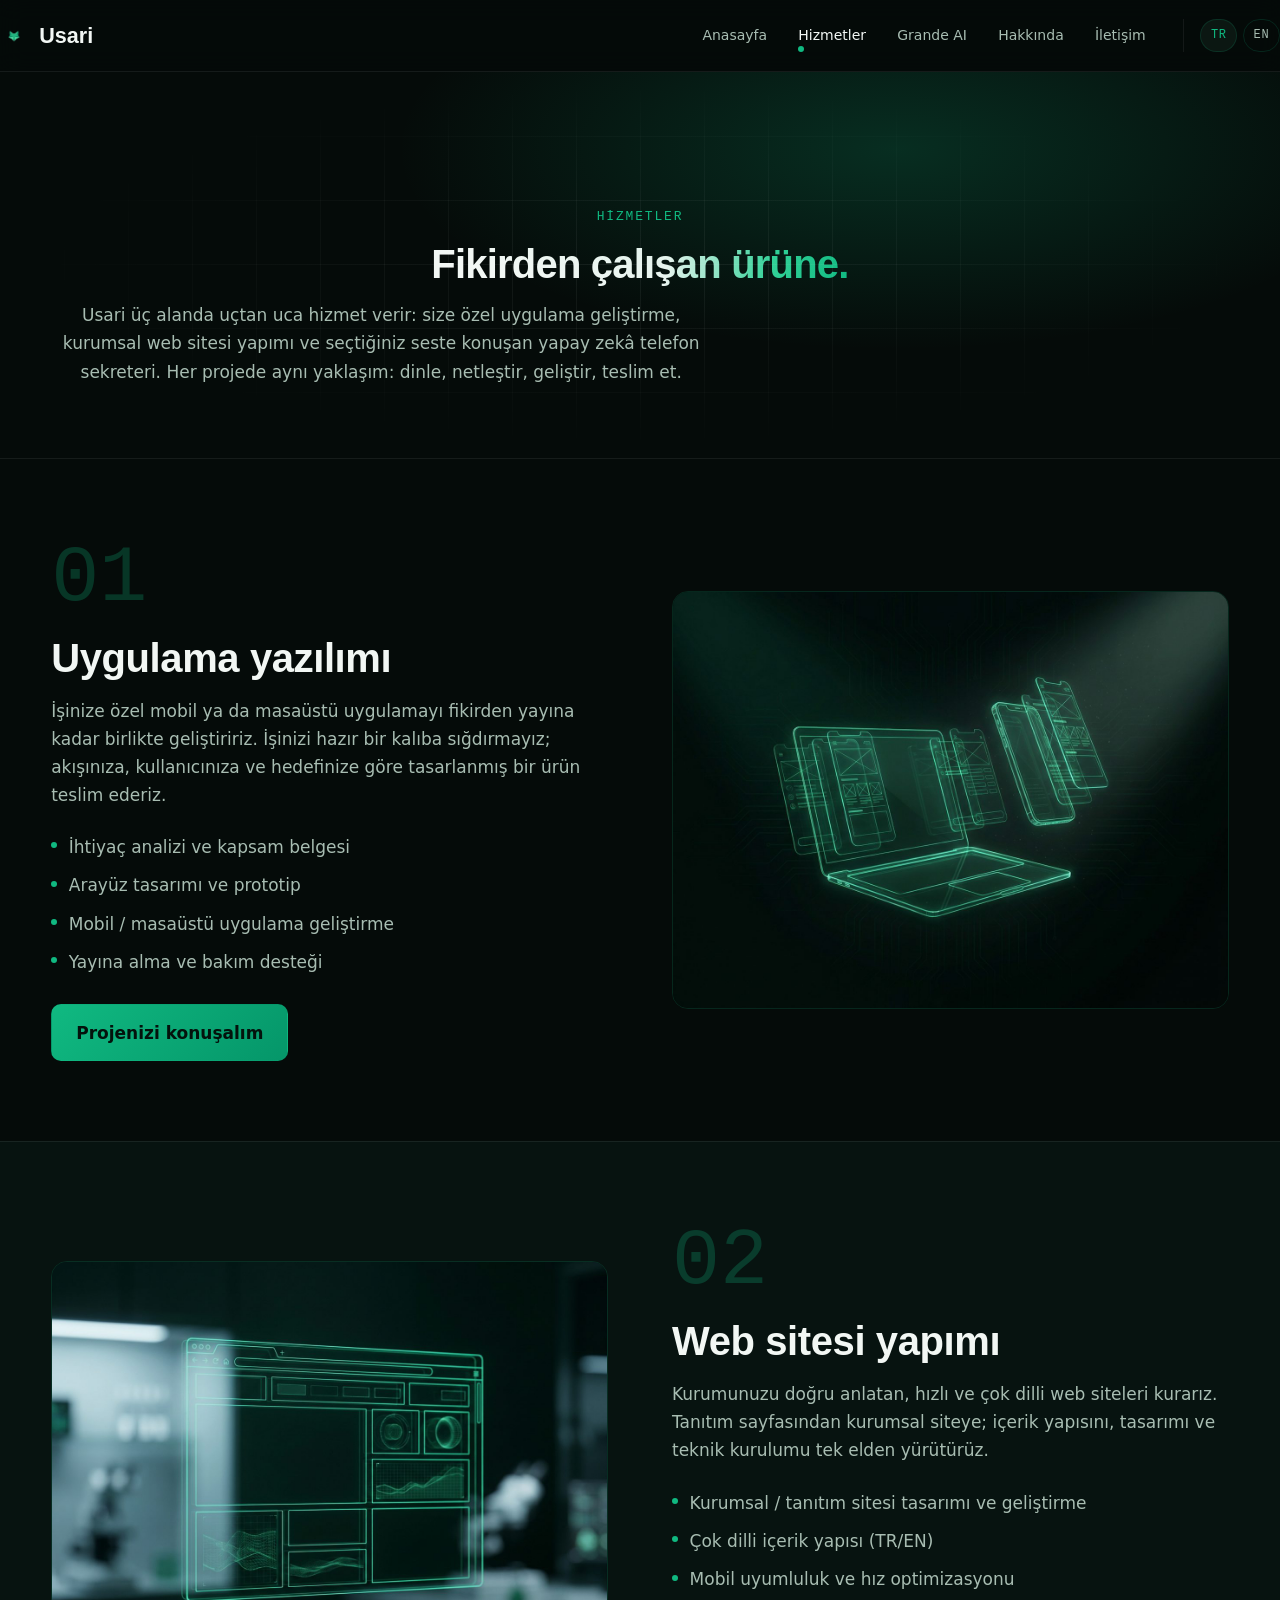
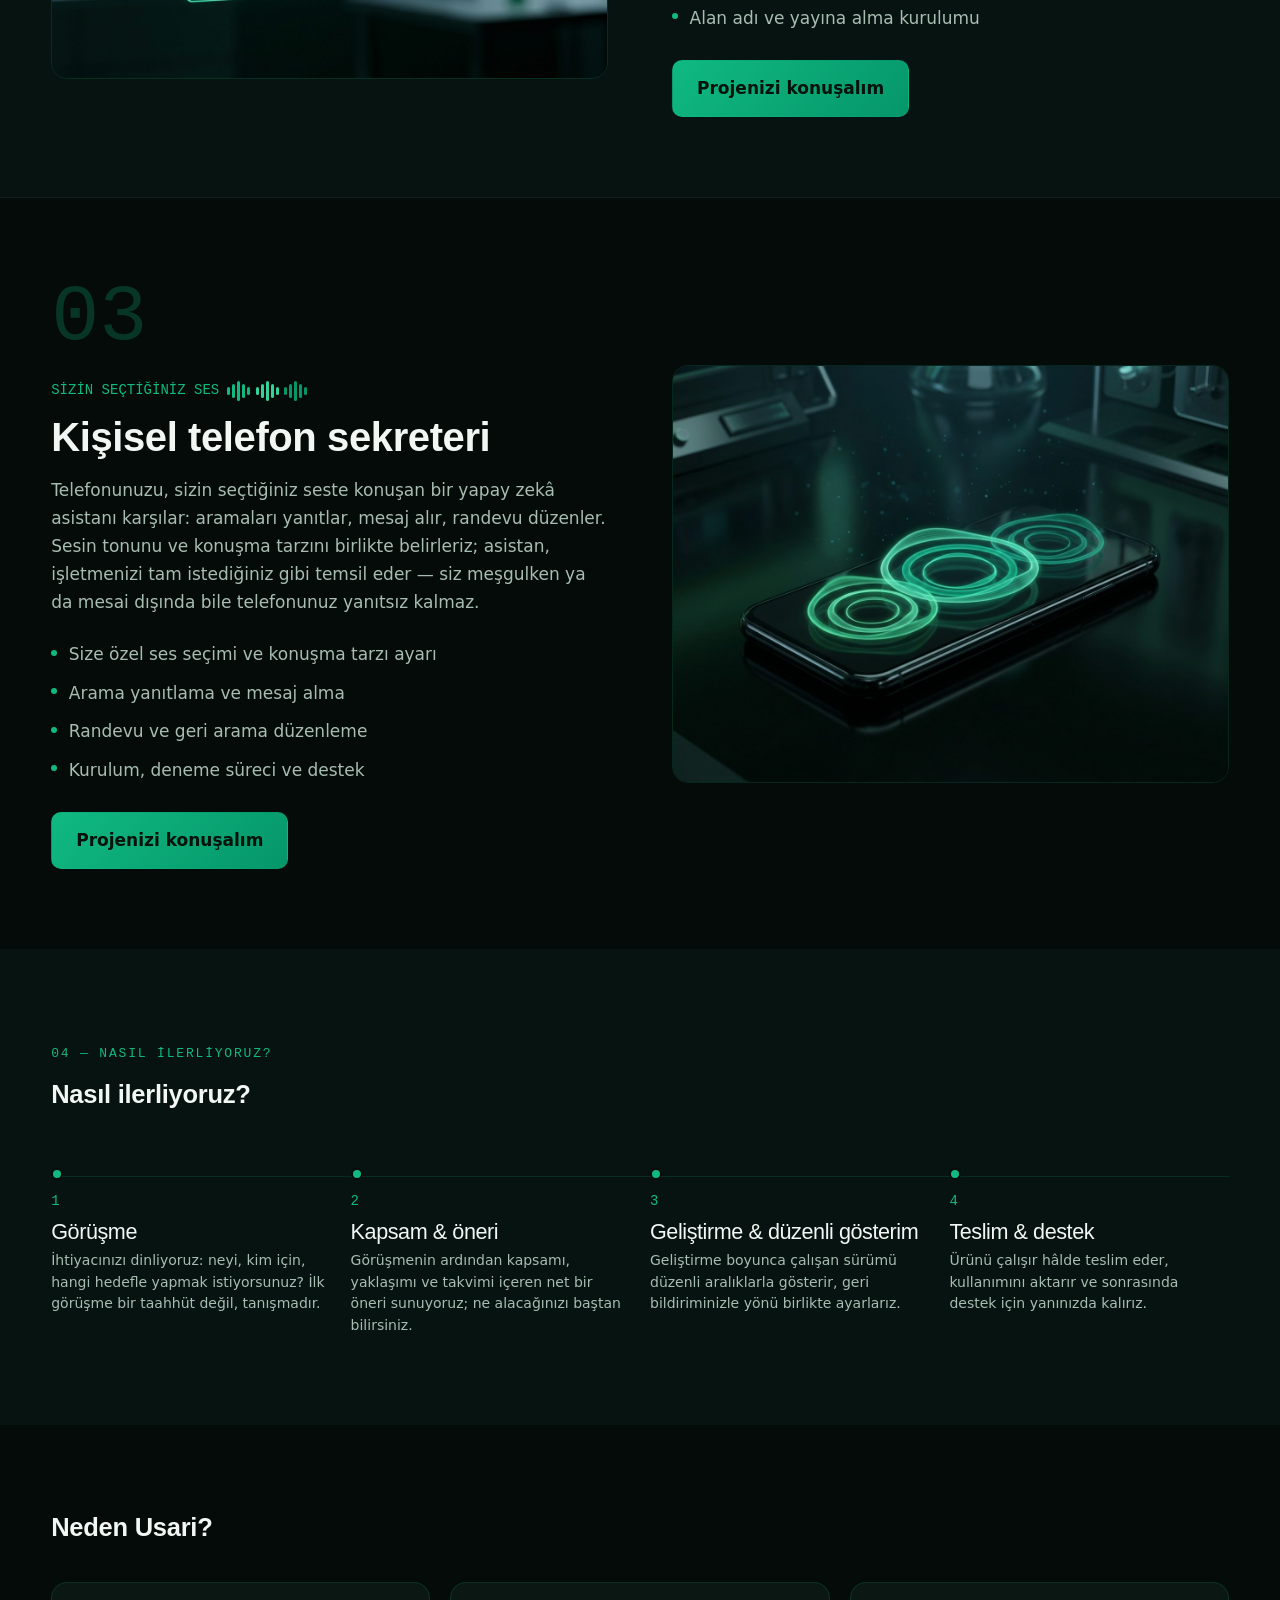
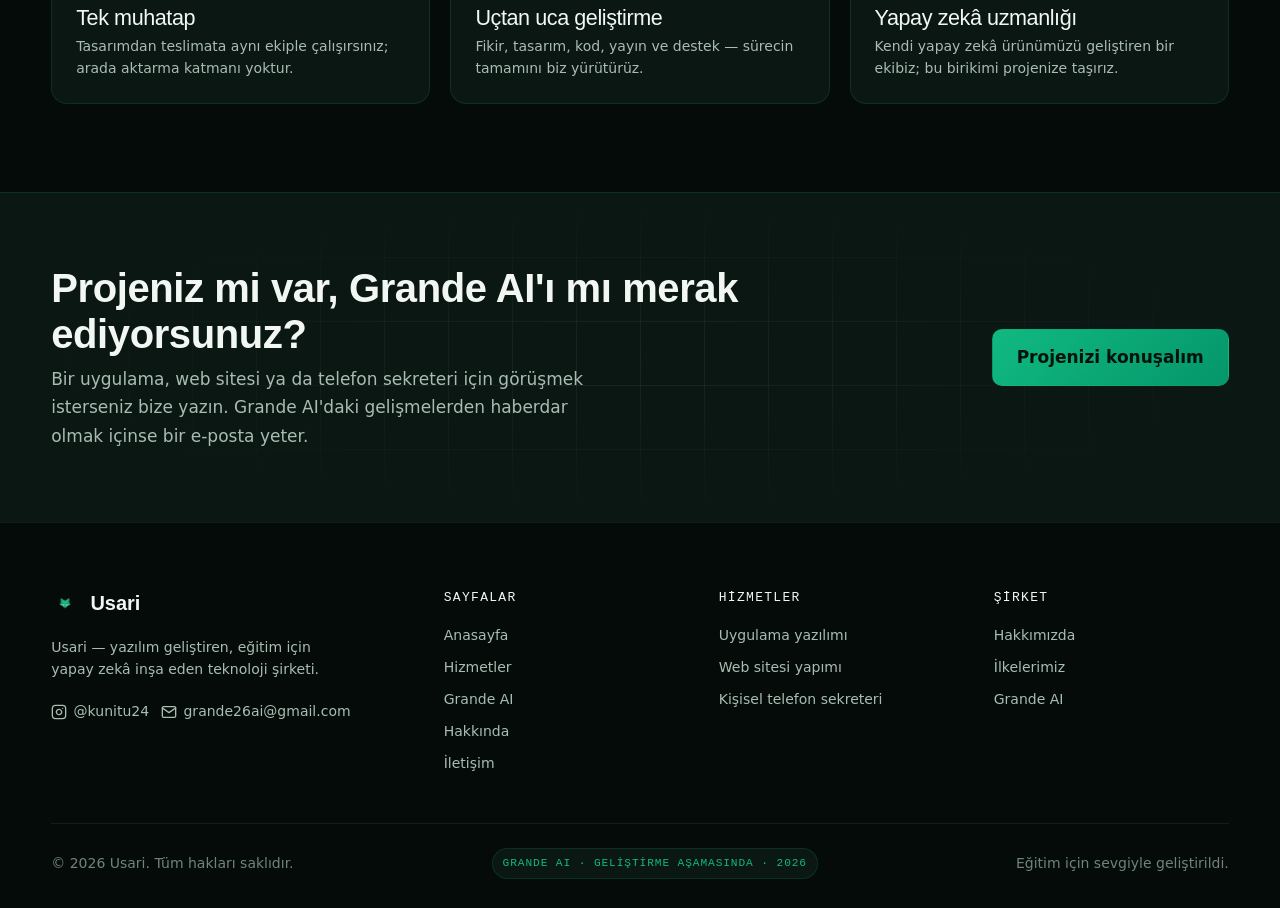
<file: hizmetler.html>
<!DOCTYPE html><html lang="tr"><head>
  <script>document.documentElement.classList.add('js')</script>
  <meta charset="UTF-8">
  <meta name="viewport" content="width=device-width, initial-scale=1.0">
  <meta http-equiv="X-UA-Compatible" content="IE=edge">
  <meta name="description" content="Usari hizmetleri: özel uygulama geliştirme, kurumsal web sitesi yapımı ve kişisel yapay zekâ telefon sekreteri.">
  <meta name="theme-color" content="#050B09">
  <meta http-equiv="Content-Security-Policy" content="default-src 'self'; script-src 'self' 'unsafe-inline'; style-src 'self' 'unsafe-inline' https://fonts.googleapis.com; font-src https://fonts.gstatic.com; img-src 'self' data:; media-src 'self'; connect-src 'self'; object-src 'none'; base-uri 'self'">
  <meta name="referrer" content="strict-origin-when-cross-origin">
  <title>Hizmetler — Usari</title>
  <link rel="canonical" href="https://usari-website-production.up.railway.app/hizmetler.html">
  <link rel="icon" type="image/png" href="assets/logo-fox-128.png">
  <meta property="og:type" content="website">
  <meta property="og:locale" content="tr_TR">
  <meta property="og:locale:alternate" content="en_US">
  <meta property="og:title" content="Hizmetler — Usari">
  <meta property="og:description" content="Usari hizmetleri: özel uygulama geliştirme, kurumsal web sitesi yapımı ve kişisel yapay zekâ telefon sekreteri.">
  <meta property="og:image" content="https://usari-website-production.up.railway.app/assets/og-cover-dark.jpg">
  <meta property="og:url" content="https://usari-website-production.up.railway.app/hizmetler.html">
  <meta name="twitter:card" content="summary_large_image">
  <meta name="twitter:title" content="Hizmetler — Usari">
  <meta name="twitter:description" content="Usari hizmetleri: özel uygulama geliştirme, kurumsal web sitesi yapımı ve kişisel yapay zekâ telefon sekreteri.">
  <meta name="twitter:image" content="https://usari-website-production.up.railway.app/assets/og-cover-dark.jpg">
  <link rel="preconnect" href="https://fonts.googleapis.com">
  <link rel="preconnect" href="https://fonts.gstatic.com" crossorigin="">
  <link href="https://fonts.googleapis.com/css2?family=Space+Grotesk:wght@500;700&amp;family=Inter:wght@400;500;600&amp;family=JetBrains+Mono:wght@500&amp;display=swap" rel="stylesheet">
  <link rel="stylesheet" href="css/style.css">
</head>
<body data-page="services">
  <header id="site-header">
      <a class="skip-link" href="#main-content">İçeriğe atla</a>
      <div class="wrap header__wrap">
        <a class="brand" href="index.html" aria-label="Usari">
          <img class="brand__logo" src="assets/logo-fox-128.png" alt="">
          <span>Usari</span>
        </a>
        <nav class="nav" id="main-nav" aria-label="Ana menü">
          <ul class="nav__list"><li><a class="nav__link" href="index.html">Anasayfa</a></li><li><a class="nav__link" href="hizmetler.html" aria-current="page">Hizmetler</a></li><li><a class="nav__link" href="grande-ai.html">Grande AI</a></li><li><a class="nav__link" href="hakkinda.html">Hakkında</a></li><li><a class="nav__link" href="iletisim.html">İletişim</a></li></ul>
          <div class="nav__controls">
            <button type="button" class="lang-btn" data-set-lang="tr" aria-pressed="true">TR</button>
            <button type="button" class="lang-btn" data-set-lang="en" aria-pressed="false">EN</button>
          </div>
        </nav>
        <button type="button" class="mobile-toggle" id="mobile-toggle" aria-expanded="false" aria-controls="main-nav" aria-label="Menü">
          <span></span><span></span><span></span>
        </button>
      </div>
    </header>

  <main id="main-content">
    <!-- Page hero -->
    <section class="page-hero page-hero--center">
      <div class="page-hero__glow"></div>
      <div class="page-hero__grid"></div>
      <div class="wrap page-hero__wrap">
        <div class="eyebrow" data-i18n="nav.services">Hizmetler</div>
        <h1 id="services-hero-title">Fikirden <span class="grad">çalışan ürüne.</span></h1>
        <p data-i18n="services.intro">Usari üç alanda uçtan uca hizmet verir: size özel uygulama geliştirme, kurumsal web sitesi yapımı ve seçtiğiniz seste konuşan yapay zekâ telefon sekreteri. Her projede aynı yaklaşım: dinle, netleştir, geliştir, teslim et.</p>
      </div>
    </section>

    <!-- Service bands -->
    <div id="service-bands">
          <section class="service-band" id="uygulama">
            <div class="wrap service-band__wrap">
              <div class="service-band__text reveal in">
                <div class="service-band__num">01</div>
                
                <h2>Uygulama yazılımı</h2>
                <p>İşinize özel mobil ya da masaüstü uygulamayı fikirden yayına kadar birlikte geliştiririz. İşinizi hazır bir kalıba sığdırmayız; akışınıza, kullanıcınıza ve hedefinize göre tasarlanmış bir ürün teslim ederiz.</p>
                <ul class="deliverables">
                  <li>İhtiyaç analizi ve kapsam belgesi</li><li>Arayüz tasarımı ve prototip</li><li>Mobil / masaüstü uygulama geliştirme</li><li>Yayına alma ve bakım desteği</li>
                </ul>
                <a href="mailto:grande26ai@gmail.com?subject=Proje%20g%C3%B6r%C3%BC%C5%9Fmesi%20%E2%80%94%20Uygulama%20yaz%C4%B1l%C4%B1m%C4%B1" class="btn btn--brand">Projenizi konuşalım</a>
              </div>
              <div class="service-band__media reveal in">
                <img src="assets/service-app.jpg" alt="" loading="lazy">
              </div>
            </div>
          </section>
        
          <section class="service-band" id="web">
            <div class="wrap service-band__wrap">
              <div class="service-band__text reveal in">
                <div class="service-band__num">02</div>
                
                <h2>Web sitesi yapımı</h2>
                <p>Kurumunuzu doğru anlatan, hızlı ve çok dilli web siteleri kurarız. Tanıtım sayfasından kurumsal siteye; içerik yapısını, tasarımı ve teknik kurulumu tek elden yürütürüz.</p>
                <ul class="deliverables">
                  <li>Kurumsal / tanıtım sitesi tasarımı ve geliştirme</li><li>Çok dilli içerik yapısı (TR/EN)</li><li>Mobil uyumluluk ve hız optimizasyonu</li><li>Alan adı ve yayına alma kurulumu</li>
                </ul>
                <a href="mailto:grande26ai@gmail.com?subject=Proje%20g%C3%B6r%C3%BC%C5%9Fmesi%20%E2%80%94%20Web%20sitesi%20yap%C4%B1m%C4%B1" class="btn btn--brand">Projenizi konuşalım</a>
              </div>
              <div class="service-band__media reveal in">
                <img src="assets/service-web.jpg" alt="" loading="lazy">
              </div>
            </div>
          </section>
        
          <section class="service-band" id="sekreter">
            <div class="wrap service-band__wrap">
              <div class="service-band__text reveal in">
                <div class="service-band__num">03</div>
                
          <div class="service-band__tag">
            SİZİN SEÇTİĞİNİZ SES
            <span class="voice-waves" aria-hidden="true">
              <span class="voice-wave voice-wave--1"><span></span><span></span><span></span><span></span><span></span></span>
              <span class="voice-wave voice-wave--2"><span></span><span></span><span></span><span></span><span></span></span>
              <span class="voice-wave voice-wave--3"><span></span><span></span><span></span><span></span><span></span></span>
            </span>
          </div>
        
                <h2>Kişisel telefon sekreteri</h2>
                <p>Telefonunuzu, sizin seçtiğiniz seste konuşan bir yapay zekâ asistanı karşılar: aramaları yanıtlar, mesaj alır, randevu düzenler. Sesin tonunu ve konuşma tarzını birlikte belirleriz; asistan, işletmenizi tam istediğiniz gibi temsil eder — siz meşgulken ya da mesai dışında bile telefonunuz yanıtsız kalmaz.</p>
                <ul class="deliverables">
                  <li>Size özel ses seçimi ve konuşma tarzı ayarı</li><li>Arama yanıtlama ve mesaj alma</li><li>Randevu ve geri arama düzenleme</li><li>Kurulum, deneme süreci ve destek</li>
                </ul>
                <a href="mailto:grande26ai@gmail.com?subject=Proje%20g%C3%B6r%C3%BC%C5%9Fmesi%20%E2%80%94%20Ki%C5%9Fisel%20telefon%20sekreteri" class="btn btn--brand">Projenizi konuşalım</a>
              </div>
              <div class="service-band__media reveal in">
                <img src="assets/service-voice.jpg" alt="" loading="lazy">
              </div>
            </div>
          </section>
        </div>

    <!-- Process timeline -->
    <section class="section section--bg2" id="surec" aria-label="Süreç">
      <div class="wrap">
        <header class="section__header reveal in">
          <div class="eyebrow">04 — <span data-i18n="services.processTitle">Nasıl ilerliyoruz?</span></div>
          <h2 data-i18n="services.processTitle">Nasıl ilerliyoruz?</h2>
        </header>
        <div class="process-timeline" id="process-timeline">
        <div class="process-step reveal in">
          <span class="process-step__dot"></span>
          <div class="process-step__num">1</div>
          <h3>Görüşme</h3>
          <p>İhtiyacınızı dinliyoruz: neyi, kim için, hangi hedefle yapmak istiyorsunuz? İlk görüşme bir taahhüt değil, tanışmadır.</p>
        </div>
      
        <div class="process-step reveal in">
          <span class="process-step__dot"></span>
          <div class="process-step__num">2</div>
          <h3>Kapsam &amp; öneri</h3>
          <p>Görüşmenin ardından kapsamı, yaklaşımı ve takvimi içeren net bir öneri sunuyoruz; ne alacağınızı baştan bilirsiniz.</p>
        </div>
      
        <div class="process-step reveal in">
          <span class="process-step__dot"></span>
          <div class="process-step__num">3</div>
          <h3>Geliştirme &amp; düzenli gösterim</h3>
          <p>Geliştirme boyunca çalışan sürümü düzenli aralıklarla gösterir, geri bildiriminizle yönü birlikte ayarlarız.</p>
        </div>
      
        <div class="process-step reveal in">
          <span class="process-step__dot"></span>
          <div class="process-step__num">4</div>
          <h3>Teslim &amp; destek</h3>
          <p>Ürünü çalışır hâlde teslim eder, kullanımını aktarır ve sonrasında destek için yanınızda kalırız.</p>
        </div>
      </div>
      </div>
    </section>

    <!-- Why Usari -->
    <section class="section" id="neden-usari" aria-label="Neden Usari">
      <div class="wrap">
        <header class="section__header reveal in">
          <h2 data-i18n="services.whyTitle">Neden Usari?</h2>
        </header>
        <div class="why-grid" id="why-grid">
        <article class="why-card reveal in">
          <h3>Tek muhatap</h3>
          <p>Tasarımdan teslimata aynı ekiple çalışırsınız; arada aktarma katmanı yoktur.</p>
        </article>
      
        <article class="why-card reveal in">
          <h3>Uçtan uca geliştirme</h3>
          <p>Fikir, tasarım, kod, yayın ve destek — sürecin tamamını biz yürütürüz.</p>
        </article>
      
        <article class="why-card reveal in">
          <h3>Yapay zekâ uzmanlığı</h3>
          <p>Kendi yapay zekâ ürünümüzü geliştiren bir ekibiz; bu birikimi projenize taşırız.</p>
        </article>
      </div>
      </div>
    </section>

    <!-- CTA band -->
    <section class="cta-band" aria-label="Harekete geçirici mesaj">
      <div class="cta-band__grid"></div>
      <div class="wrap cta-band__wrap">
        <div class="cta-band__text reveal in">
          <h2 data-i18n="home.ctaBandTitle">Projeniz mi var, Grande AI'ı mı merak ediyorsunuz?</h2>
          <p data-i18n="home.ctaBandText">Bir uygulama, web sitesi ya da telefon sekreteri için görüşmek isterseniz bize yazın. Grande AI'daki gelişmelerden haberdar olmak içinse bir e-posta yeter.</p>
        </div>
        <div class="cta-band__actions reveal in">
          <a href="mailto:grande26ai@gmail.com?subject=Proje%20görüşmesi" class="btn btn--brand" data-i18n="home.ctaBandButton">Projenizi konuşalım</a>
        </div>
      </div>
    </section>
  </main>

  <footer id="site-footer">
      <div class="wrap">
        <div class="footer__grid">
          <div>
            <a class="footer__brand" href="index.html">
              <img src="assets/logo-fox-128.png" alt="">
              <span>Usari</span>
            </a>
            <p class="footer__tagline">Usari — yazılım geliştiren, eğitim için yapay zekâ inşa eden teknoloji şirketi.</p>
            <div class="footer__social">
              <a href="https://instagram.com/kunitu24" target="_blank" rel="noopener">
                <svg xmlns="http://www.w3.org/2000/svg" width="16" height="16" viewBox="0 0 24 24" fill="none" stroke="currentColor" stroke-width="2" stroke-linecap="round" stroke-linejoin="round" aria-hidden="true"><rect x="2" y="2" width="20" height="20" rx="5" ry="5"></rect><path d="M16 11.37A4 4 0 1 1 12.63 8 4 4 0 0 1 16 11.37z"></path><line x1="17.5" y1="6.5" x2="17.51" y2="6.5"></line></svg>
                <span>@kunitu24</span>
              </a>
              <a href="mailto:grande26ai@gmail.com">
                <svg xmlns="http://www.w3.org/2000/svg" width="16" height="16" viewBox="0 0 24 24" fill="none" stroke="currentColor" stroke-width="2" stroke-linecap="round" stroke-linejoin="round" aria-hidden="true"><path d="M4 4h16c1.1 0 2 .9 2 2v12c0 1.1-.9 2-2 2H4c-1.1 0-2-.9-2-2V6c0-1.1.9-2 2-2z"></path><polyline points="22,6 12,13 2,6"></polyline></svg>
                <span>grande26ai@gmail.com</span>
              </a>
            </div>
          </div>
          <div>
            <div class="footer__col-title">Sayfalar</div>
            <div class="footer__links"><a href="index.html">Anasayfa</a><a href="hizmetler.html">Hizmetler</a><a href="grande-ai.html">Grande AI</a><a href="hakkinda.html">Hakkında</a><a href="iletisim.html">İletişim</a></div>
          </div>
          <div>
            <div class="footer__col-title">Hizmetler</div>
            <div class="footer__links"><a href="hizmetler.html#uygulama">Uygulama yazılımı</a><a href="hizmetler.html#web">Web sitesi yapımı</a><a href="hizmetler.html#sekreter">Kişisel telefon sekreteri</a></div>
          </div>
          <div>
            <div class="footer__col-title">Şirket</div>
            <div class="footer__links"><a href="hakkinda.html">Hakkımızda</a><a href="hakkinda.html#ilkeler">İlkelerimiz</a><a href="grande-ai.html">Grande AI</a></div>
          </div>
        </div>
        <div class="footer__bottom">
          <span>© 2026 Usari. Tüm hakları saklıdır.</span>
          <span class="footer__badge">Grande AI · geliştirme aşamasında · 2026</span>
          <span>Eğitim için sevgiyle geliştirildi.</span>
        </div>
      </div>
    </footer>
  <button type="button" id="back-to-top" class="back-to-top" aria-label="Başa dön" data-i18n-attr="aria-label" data-i18n-key="ui.backToTop"></button>

  <script src="data/content.js"></script>
  <script src="js/site.js"></script>


</body></html>
</file>
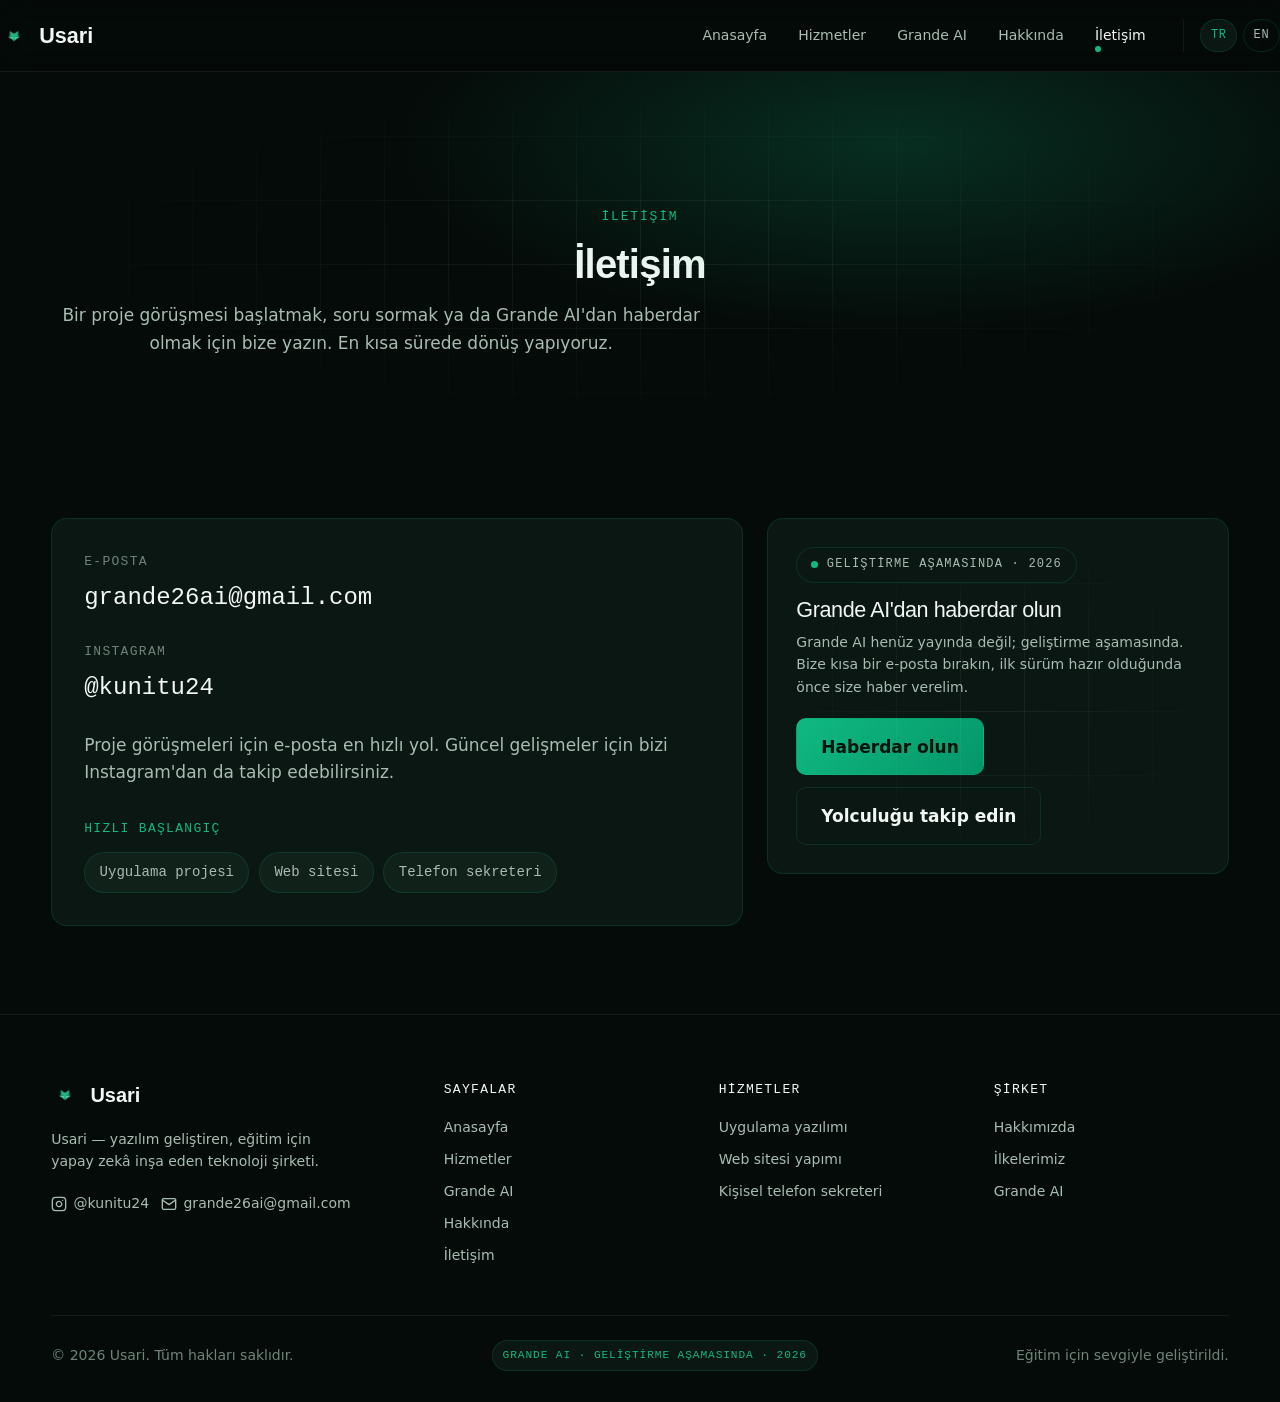
<file: iletisim.html>
<!DOCTYPE html><html lang="tr"><head>
  <script>document.documentElement.classList.add('js')</script>
  <meta charset="UTF-8">
  <meta name="viewport" content="width=device-width, initial-scale=1.0">
  <meta http-equiv="X-UA-Compatible" content="IE=edge">
  <meta name="description" content="Usari ile iletişime geçin. Proje görüşmesi, soru veya Grande AI haberdarlığı için bize yazın.">
  <meta name="theme-color" content="#050B09">
  <meta http-equiv="Content-Security-Policy" content="default-src 'self'; script-src 'self' 'unsafe-inline'; style-src 'self' 'unsafe-inline' https://fonts.googleapis.com; font-src https://fonts.gstatic.com; img-src 'self' data:; media-src 'self'; connect-src 'self'; object-src 'none'; base-uri 'self'">
  <meta name="referrer" content="strict-origin-when-cross-origin">
  <title>İletişim — Usari</title>
  <link rel="canonical" href="https://usari-website-production.up.railway.app/iletisim.html">
  <link rel="icon" type="image/png" href="assets/logo-fox-128.png">
  <meta property="og:type" content="website">
  <meta property="og:locale" content="tr_TR">
  <meta property="og:locale:alternate" content="en_US">
  <meta property="og:title" content="İletişim — Usari">
  <meta property="og:description" content="Usari ile iletişime geçin. Proje görüşmesi, soru veya Grande AI haberdarlığı için bize yazın.">
  <meta property="og:image" content="https://usari-website-production.up.railway.app/assets/og-cover-dark.jpg">
  <meta property="og:url" content="https://usari-website-production.up.railway.app/iletisim.html">
  <meta name="twitter:card" content="summary_large_image">
  <meta name="twitter:title" content="İletişim — Usari">
  <meta name="twitter:description" content="Usari ile iletişime geçin. Proje görüşmesi, soru veya Grande AI haberdarlığı için bize yazın.">
  <meta name="twitter:image" content="https://usari-website-production.up.railway.app/assets/og-cover-dark.jpg">
  <link rel="preconnect" href="https://fonts.googleapis.com">
  <link rel="preconnect" href="https://fonts.gstatic.com" crossorigin="">
  <link href="https://fonts.googleapis.com/css2?family=Space+Grotesk:wght@500;700&amp;family=Inter:wght@400;500;600&amp;family=JetBrains+Mono:wght@500&amp;display=swap" rel="stylesheet">
  <link rel="stylesheet" href="css/style.css">
</head>
<body data-page="contact">
  <header id="site-header">
      <a class="skip-link" href="#main-content">İçeriğe atla</a>
      <div class="wrap header__wrap">
        <a class="brand" href="index.html" aria-label="Usari">
          <img class="brand__logo" src="assets/logo-fox-128.png" alt="">
          <span>Usari</span>
        </a>
        <nav class="nav" id="main-nav" aria-label="Ana menü">
          <ul class="nav__list"><li><a class="nav__link" href="index.html">Anasayfa</a></li><li><a class="nav__link" href="hizmetler.html">Hizmetler</a></li><li><a class="nav__link" href="grande-ai.html">Grande AI</a></li><li><a class="nav__link" href="hakkinda.html">Hakkında</a></li><li><a class="nav__link" href="iletisim.html" aria-current="page">İletişim</a></li></ul>
          <div class="nav__controls">
            <button type="button" class="lang-btn" data-set-lang="tr" aria-pressed="true">TR</button>
            <button type="button" class="lang-btn" data-set-lang="en" aria-pressed="false">EN</button>
          </div>
        </nav>
        <button type="button" class="mobile-toggle" id="mobile-toggle" aria-expanded="false" aria-controls="main-nav" aria-label="Menü">
          <span></span><span></span><span></span>
        </button>
      </div>
    </header>

  <main id="main-content">
    <!-- Page hero -->
    <section class="page-hero page-hero--center">
      <div class="page-hero__glow"></div>
      <div class="page-hero__grid"></div>
      <div class="wrap page-hero__wrap">
        <div class="eyebrow" data-i18n="nav.contact">İletişim</div>
        <h1 data-i18n="contact.title">İletişim</h1>
        <p data-i18n="contact.blurb">Bir proje görüşmesi başlatmak, soru sormak ya da Grande AI'dan haberdar olmak için bize yazın. En kısa sürede dönüş yapıyoruz.</p>
      </div>
    </section>

    <!-- Contact panels -->
    <section class="section" id="iletisim" aria-label="İletişim bilgileri">
      <div class="wrap">
        <div class="contact-grid">
          <div class="contact-card reveal in">
            <div class="contact-card__label" data-i18n="contact.emailLabel">E-posta</div>
            <a class="contact-card__link" href="mailto:grande26ai@gmail.com">grande26ai@gmail.com</a>

            <div class="contact-card__label" data-i18n="contact.instagramLabel">Instagram</div>
            <a class="contact-card__link" href="https://instagram.com/kunitu24" target="_blank" rel="noopener">@kunitu24</a>

            <p class="contact-card__note" data-i18n="contact.note">Proje görüşmeleri için e-posta en hızlı yol. Güncel gelişmeler için bizi Instagram'dan da takip edebilirsiniz.</p>

            <div class="contact-topics__title" data-i18n="contact.topicsTitle">Hızlı başlangıç</div>
            <div class="contact-topics" id="contact-topics">
        <a class="contact-topic" href="mailto:grande26ai@gmail.com?subject=Proje%20g%C3%B6r%C3%BC%C5%9Fmesi%20%E2%80%94%20Uygulama%20projesi">Uygulama projesi</a>
      
        <a class="contact-topic" href="mailto:grande26ai@gmail.com?subject=Proje%20g%C3%B6r%C3%BC%C5%9Fmesi%20%E2%80%94%20Web%20sitesi">Web sitesi</a>
      
        <a class="contact-topic" href="mailto:grande26ai@gmail.com?subject=Proje%20g%C3%B6r%C3%BC%C5%9Fmesi%20%E2%80%94%20Telefon%20sekreteri">Telefon sekreteri</a>
      </div>
          </div>

          <div class="contact-mini reveal in">
            <div class="contact-mini__grid"></div>
            <div class="status-pill" id="contact-mini-pill">GELİŞTİRME AŞAMASINDA · 2026</div>
            <h3 data-i18n="contact.grandeNotifyTitle">Grande AI'dan haberdar olun</h3>
            <p data-i18n="contact.grandeNotify">Grande AI henüz yayında değil; geliştirme aşamasında. Bize kısa bir e-posta bırakın, ilk sürüm hazır olduğunda önce size haber verelim.</p>
            <div style="display: flex; flex-wrap: wrap; gap: 0.75rem;">
              <a href="mailto:grande26ai@gmail.com?subject=Grande%20AI%20haberdar%20listesi" class="btn btn--brand" data-i18n="features.notifyCta">Haberdar olun</a>
              <a href="https://instagram.com/kunitu24" target="_blank" rel="noopener" class="btn btn--ghost" data-i18n="features.followCta">Yolculuğu takip edin</a>
            </div>
          </div>
        </div>
      </div>
    </section>
  </main>

  <footer id="site-footer">
      <div class="wrap">
        <div class="footer__grid">
          <div>
            <a class="footer__brand" href="index.html">
              <img src="assets/logo-fox-128.png" alt="">
              <span>Usari</span>
            </a>
            <p class="footer__tagline">Usari — yazılım geliştiren, eğitim için yapay zekâ inşa eden teknoloji şirketi.</p>
            <div class="footer__social">
              <a href="https://instagram.com/kunitu24" target="_blank" rel="noopener">
                <svg xmlns="http://www.w3.org/2000/svg" width="16" height="16" viewBox="0 0 24 24" fill="none" stroke="currentColor" stroke-width="2" stroke-linecap="round" stroke-linejoin="round" aria-hidden="true"><rect x="2" y="2" width="20" height="20" rx="5" ry="5"></rect><path d="M16 11.37A4 4 0 1 1 12.63 8 4 4 0 0 1 16 11.37z"></path><line x1="17.5" y1="6.5" x2="17.51" y2="6.5"></line></svg>
                <span>@kunitu24</span>
              </a>
              <a href="mailto:grande26ai@gmail.com">
                <svg xmlns="http://www.w3.org/2000/svg" width="16" height="16" viewBox="0 0 24 24" fill="none" stroke="currentColor" stroke-width="2" stroke-linecap="round" stroke-linejoin="round" aria-hidden="true"><path d="M4 4h16c1.1 0 2 .9 2 2v12c0 1.1-.9 2-2 2H4c-1.1 0-2-.9-2-2V6c0-1.1.9-2 2-2z"></path><polyline points="22,6 12,13 2,6"></polyline></svg>
                <span>grande26ai@gmail.com</span>
              </a>
            </div>
          </div>
          <div>
            <div class="footer__col-title">Sayfalar</div>
            <div class="footer__links"><a href="index.html">Anasayfa</a><a href="hizmetler.html">Hizmetler</a><a href="grande-ai.html">Grande AI</a><a href="hakkinda.html">Hakkında</a><a href="iletisim.html">İletişim</a></div>
          </div>
          <div>
            <div class="footer__col-title">Hizmetler</div>
            <div class="footer__links"><a href="hizmetler.html#uygulama">Uygulama yazılımı</a><a href="hizmetler.html#web">Web sitesi yapımı</a><a href="hizmetler.html#sekreter">Kişisel telefon sekreteri</a></div>
          </div>
          <div>
            <div class="footer__col-title">Şirket</div>
            <div class="footer__links"><a href="hakkinda.html">Hakkımızda</a><a href="hakkinda.html#ilkeler">İlkelerimiz</a><a href="grande-ai.html">Grande AI</a></div>
          </div>
        </div>
        <div class="footer__bottom">
          <span>© 2026 Usari. Tüm hakları saklıdır.</span>
          <span class="footer__badge">Grande AI · geliştirme aşamasında · 2026</span>
          <span>Eğitim için sevgiyle geliştirildi.</span>
        </div>
      </div>
    </footer>
  <button type="button" id="back-to-top" class="back-to-top" aria-label="Başa dön" data-i18n-attr="aria-label" data-i18n-key="ui.backToTop"></button>

  <script src="data/content.js"></script>
  <script src="js/site.js"></script>


</body></html>
</file>
<file: css/style.css>
/* =========================================================
   Usari — premium dark corporate theme (single-file vanilla CSS)
   Framework yok, build yok. Tek tema: koyu.
   ========================================================= */

/* ---------- Tokens ---------- */
:root {
  --bg:        #050B09;
  --bg-2:      #071310;
  --surface:   #0B1712;
  --surface-2: #10211A;
  --ink:       #F2F7F4;
  --ink-dim:   #A8BDB2;
  --ink-faint: #6E8479;
  --brand:     #10B981;
  --brand-2:   #059669;
  --accent:    #34D399;
  --brand-ink: #04120C;
  --line:       rgba(16,185,129,.16);
  --line-faint: rgba(242,247,244,.07);
  --glow:       rgba(16,185,129,.22);
  --glow-soft:  rgba(16,185,129,.10);
  --grad-text:  linear-gradient(100deg, #F2F7F4 30%, #34D399 70%, #10B981 100%);
  --grad-cta:   linear-gradient(135deg, #10B981, #059669);
  --grad-band:  radial-gradient(80% 120% at 50% 0%, rgba(16,185,129,.18), transparent 60%);
  --grad-hero:  radial-gradient(60% 80% at 70% 20%, rgba(16,185,129,.20), transparent 65%);

  --max-width: 1180px;
  --header-h: 72px;
  --header-h-scroll: 60px;
  --radius-btn: 10px;
  --radius-card: 16px;
  --radius-panel: 24px;
  --trans: .25s ease;

  --fs-h1: clamp(2.4rem, 6vw, 4.25rem);
  --fs-h2: clamp(1.75rem, 3.5vw, 2.5rem);
  --fs-h3: clamp(1.15rem, 2vw, 1.35rem);
  --fs-body: 1.0625rem;
  --fs-small: .875rem;
  --fs-eyebrow: .8125rem;
  --fs-stat: clamp(2.5rem, 5vw, 3.5rem);
  --fs-service-no: clamp(3rem, 7vw, 5rem);
}

/* ---------- Reset & base ---------- */
*, *::before, *::after { box-sizing: border-box; }

html {
  scroll-behavior: smooth;
  background: var(--bg);
}

body {
  margin: 0;
  font-family: 'Inter', system-ui, -apple-system, BlinkMacSystemFont, 'Segoe UI', sans-serif;
  font-size: var(--fs-body);
  line-height: 1.65;
  color: var(--ink);
  background: var(--bg);
}

h1, h2, h3, h4, h5, h6, p { margin: 0; }

h1, h2, h3 {
  font-family: 'Space Grotesk', 'Inter', sans-serif;
  font-weight: 700;
  line-height: 1.05;
  letter-spacing: -0.02em;
  color: var(--ink);
}

h2 { line-height: 1.15; letter-spacing: -0.01em; }
h3 { font-weight: 500; }

a { color: inherit; text-decoration: none; }

button, input, textarea {
  font: inherit;
  color: inherit;
}

button { cursor: pointer; }

img, svg { display: block; max-width: 100%; }

ul, ol { margin: 0; padding: 0; list-style: none; }

::selection { background: rgba(16,185,129,.30); }

/* ---------- Typography utilities ---------- */
.grad {
  background: var(--grad-text);
  -webkit-background-clip: text;
  background-clip: text;
  color: transparent;
}

.mono {
  font-family: 'JetBrains Mono', 'SF Mono', Consolas, monospace;
  font-weight: 500;
  text-transform: uppercase;
  letter-spacing: 0.14em;
  color: var(--brand);
}

.eyebrow {
  display: inline-flex;
  align-items: center;
  gap: 0.6rem;
  font-family: 'JetBrains Mono', 'SF Mono', Consolas, monospace;
  font-size: var(--fs-eyebrow);
  font-weight: 500;
  text-transform: uppercase;
  letter-spacing: 0.14em;
  color: var(--brand);
  margin-bottom: 1rem;
}

.body-text {
  color: var(--ink-dim);
  line-height: 1.65;
}

/* ---------- Layout utilities ---------- */
.wrap {
  width: min(92%, var(--max-width));
  margin-inline: auto;
}

.section {
  padding: 5.5rem 0;
}

.section--bg2 { background: var(--bg-2); }

.section__header {
  max-width: 720px;
  margin-bottom: 2.5rem;
}

.section__header h2 { margin-bottom: 0.75rem; }
.section__header p {
  color: var(--ink-dim);
  font-size: var(--fs-body);
}

.grid-2, .grid-3, .grid-4 {
  display: grid;
  gap: 1.25rem;
}
.grid-2 { grid-template-columns: repeat(2, 1fr); }
.grid-3 { grid-template-columns: repeat(3, 1fr); }
.grid-4 { grid-template-columns: repeat(4, 1fr); }

/* ---------- Reveal (scroll) ---------- */
html.js .reveal {
  opacity: 0;
  transform: translateY(16px);
}

html.js .reveal.in {
  opacity: 1;
  transform: none;
  transition: opacity .6s cubic-bezier(.2,.7,.3,1), transform .6s cubic-bezier(.2,.7,.3,1);
}

/* Sigorta: content.js yüklenemezse hiçbir öğe görünmez kalmasın */
html.no-content .reveal {
  opacity: 1 !important;
  transform: none !important;
}

/* ---------- Buttons ---------- */
.btn {
  display: inline-flex;
  align-items: center;
  justify-content: center;
  gap: 0.5rem;
  padding: 0.85rem 1.5rem;
  border-radius: var(--radius-btn);
  font-weight: 600;
  font-size: var(--fs-body);
  border: 1px solid transparent;
  background: transparent;
  transition: transform var(--trans), box-shadow var(--trans), filter var(--trans), background var(--trans), border-color var(--trans);
}

.btn--brand {
  background: var(--grad-cta);
  color: var(--brand-ink);
  border-color: transparent;
}

.btn--brand:hover {
  box-shadow: 0 0 24px -4px var(--glow);
  filter: brightness(1.06);
}

.btn--brand:active { transform: scale(.98); }

.btn--ghost {
  background: transparent;
  border-color: var(--line);
  color: var(--ink);
}

.btn--ghost:hover {
  background: var(--surface-2);
  border-color: rgba(16,185,129,.45);
}

.btn--ghost:active { transform: scale(.98); }

.btn .icon-arrow { transition: transform var(--trans); }
.btn:hover .icon-arrow { transform: translateX(3px); }

/* ---------- Status pill ---------- */
.status-pill {
  display: inline-flex;
  align-items: center;
  gap: 0.55rem;
  padding: 0.45rem 0.85rem;
  border-radius: 999px;
  background: var(--surface);
  border: 1px solid var(--line);
  font-family: 'JetBrains Mono', 'SF Mono', Consolas, monospace;
  font-size: .75rem;
  font-weight: 500;
  text-transform: uppercase;
  letter-spacing: 0.1em;
  color: var(--ink-dim);
  margin-bottom: 1rem;
}

.status-pill::before {
  content: '';
  width: 7px;
  height: 7px;
  border-radius: 50%;
  background: var(--brand);
  box-shadow: 0 0 0 0 var(--glow);
  animation: pillPulse 2.4s infinite;
}

@keyframes pillPulse {
  0%   { box-shadow: 0 0 0 0 var(--glow); }
  70%  { box-shadow: 0 0 0 8px transparent; }
  100% { box-shadow: 0 0 0 0 transparent; }
}

/* ---------- Cards ---------- */
.card {
  background: var(--surface);
  border: 1px solid var(--line);
  border-radius: var(--radius-card);
  padding: 1.75rem;
  transition: border-color var(--trans), box-shadow var(--trans), transform var(--trans);
}

.card:hover {
  border-color: rgba(16,185,129,.45);
  box-shadow: 0 0 32px -8px var(--glow);
  transform: translateY(-3px);
}

.card__icon {
  width: 44px;
  height: 44px;
  display: grid;
  place-items: center;
  border: 1px solid var(--line);
  border-radius: 12px;
  color: var(--brand);
  margin-bottom: 1rem;
}

.card h3 {
  font-size: var(--fs-h3);
  margin-bottom: 0.5rem;
}

.card p {
  color: var(--ink-dim);
  font-size: var(--fs-body);
  line-height: 1.6;
}

/* ---------- Panels ---------- */
.panel {
  position: relative;
  border-radius: var(--radius-panel);
  background: var(--surface);
  border: 1px solid var(--line);
  overflow: hidden;
}

.panel::before {
  content: '';
  position: absolute;
  inset: 0;
  background: var(--grad-band);
  pointer-events: none;
}

.panel__grid {
  position: absolute;
  inset: 0;
  background-image:
    linear-gradient(var(--line-faint) 1px, transparent 1px),
    linear-gradient(90deg, var(--line-faint) 1px, transparent 1px);
  background-size: 64px 64px;
  mask-image: radial-gradient(ellipse at center, black 0%, transparent 75%);
  -webkit-mask-image: radial-gradient(ellipse at center, black 0%, transparent 75%);
  pointer-events: none;
}

/* ---------- Header ---------- */
#site-header {
  position: sticky;
  top: 0;
  z-index: 1000;
  height: var(--header-h);
  display: flex;
  align-items: center;
  background: rgba(5,11,9,.72);
  -webkit-backdrop-filter: blur(12px);
  backdrop-filter: blur(12px);
  border-bottom: 1px solid var(--line-faint);
  transition: height var(--trans), background var(--trans);
}

#site-header.is-solid {
  height: var(--header-h-scroll);
  background: rgba(5,11,9,.88);
}

.header__wrap {
  display: flex;
  align-items: center;
  justify-content: space-between;
  width: 100%;
}

.brand {
  display: inline-flex;
  align-items: center;
  gap: 0.7rem;
  font-family: 'Space Grotesk', sans-serif;
  font-weight: 700;
  font-size: 1.35rem;
  color: var(--ink);
}

.brand__logo {
  width: 28px;
  height: 28px;
  object-fit: contain;
}

/* Navigation */
.nav {
  display: flex;
  align-items: center;
  gap: 1.5rem;
}

.nav__list {
  display: flex;
  align-items: center;
  gap: 0.25rem;
  list-style: none;
  margin: 0;
  padding: 0;
}

.nav__list li { display: contents; }

/* Klavye kullanıcısı için içeriğe atla bağlantısı */
.skip-link {
  position: absolute;
  left: 1rem;
  top: -3rem;
  z-index: 300;
  padding: 0.6rem 1rem;
  border-radius: var(--radius-btn, 10px);
  background: var(--brand);
  color: var(--brand-ink);
  font-weight: 600;
  transition: top .2s ease;
}

.skip-link:focus-visible { top: 1rem; }

/* Klavye odağı: tüm etkileşimli öğelerde görünür halka */
:focus-visible {
  outline: 2px solid var(--brand);
  outline-offset: 3px;
  border-radius: 4px;
}

.nav__link {
  position: relative;
  padding: 0.45rem 0.85rem;
  border-radius: 999px;
  font-weight: 500;
  font-size: var(--fs-small);
  color: var(--ink-dim);
  transition: color var(--trans), background var(--trans);
}

.nav__link:hover,
.nav__link:focus-visible { color: var(--ink); }

.nav__link::after {
  content: '';
  position: absolute;
  left: 0.85rem;
  bottom: 0.15rem;
  width: 6px;
  height: 6px;
  border-radius: 50%;
  background: var(--brand);
  opacity: 0;
  transform: translateY(4px);
  transition: opacity var(--trans), transform var(--trans);
}

.nav__link:hover::after,
.nav__link[aria-current="page"]::after {
  opacity: 1;
  transform: translateY(0);
}

.nav__link[aria-current="page"] { color: var(--ink); }

.nav__controls {
  display: flex;
  align-items: center;
  gap: 0.35rem;
  padding-left: 1rem;
  border-left: 1px solid var(--line-faint);
}

.lang-btn {
  padding: 0.35rem 0.6rem;
  border-radius: 999px;
  font-family: 'JetBrains Mono', monospace;
  font-size: .75rem;
  font-weight: 500;
  letter-spacing: 0.06em;
  border: 1px solid var(--line);
  background: transparent;
  color: var(--ink-dim);
  transition: color var(--trans), background var(--trans), border-color var(--trans);
}

.lang-btn[aria-pressed="true"] {
  background: var(--surface);
  color: var(--brand);
  border-color: var(--line);
}

.lang-btn:hover { color: var(--ink); }

/* Mobile nav */
.mobile-toggle {
  display: none;
  flex-direction: column;
  justify-content: center;
  gap: 5px;
  width: 42px;
  height: 42px;
  border: 1px solid var(--line);
  border-radius: var(--radius-btn);
  background: transparent;
  padding: 0;
}

.mobile-toggle span {
  display: block;
  width: 22px;
  height: 2px;
  background: var(--ink);
  margin-inline: auto;
  transition: transform var(--trans), opacity var(--trans);
}

.mobile-toggle[aria-expanded="true"] span:nth-child(1) { transform: translateY(7px) rotate(45deg); }
.mobile-toggle[aria-expanded="true"] span:nth-child(2) { opacity: 0; }
.mobile-toggle[aria-expanded="true"] span:nth-child(3) { transform: translateY(-7px) rotate(-45deg); }

/* ---------- Hero (scrollscene içindeki metin katmanı) ---------- */
.hero__grid {
  position: absolute;
  inset: 0;
  background-image:
    linear-gradient(var(--line-faint) 1px, transparent 1px),
    linear-gradient(90deg, var(--line-faint) 1px, transparent 1px);
  background-size: 64px 64px;
  mask-image: radial-gradient(ellipse at 70% 20%, black 0%, transparent 65%);
  -webkit-mask-image: radial-gradient(ellipse at 70% 20%, black 0%, transparent 65%);
  pointer-events: none;
}

.hero__wrap {
  position: relative;
  z-index: 2;
  max-width: 760px;
}

.hero__eyebrow { margin-bottom: 1.25rem; }

.hero__title {
  font-size: var(--fs-h1);
  line-height: 1.05;
  letter-spacing: -0.02em;
  margin-bottom: 1.25rem;
}

.hero__subtitle {
  font-size: var(--fs-body);
  line-height: 1.65;
  color: var(--ink-dim);
  margin-bottom: 2rem;
  max-width: 46ch;
}

.hero__actions {
  display: flex;
  flex-wrap: wrap;
  gap: 1rem;
}

html.js .hero__eyebrow,
html.js .hero__title,
html.js .hero__subtitle,
html.js .hero__actions {
  animation: heroFadeUp .8s cubic-bezier(.2,.7,.3,1) both;
}

html.js .hero__title { animation-delay: .08s; }
html.js .hero__subtitle { animation-delay: .16s; }
html.js .hero__actions { animation-delay: .24s; }

@keyframes heroFadeUp {
  0%   { opacity: 0; transform: translateY(16px); }
  100% { opacity: 1; transform: none; }
}

/* ---------- Page hero ---------- */
.page-hero {
  position: relative;
  padding: calc(var(--header-h) + 3.5rem) 0 4.5rem;
  background: var(--bg);
  overflow: hidden;
}

.page-hero--center { text-align: center; }
.page-hero--center .page-hero__wrap { margin-inline: auto; }

.page-hero__grid {
  position: absolute;
  inset: 0;
  background-image:
    linear-gradient(var(--line-faint) 1px, transparent 1px),
    linear-gradient(90deg, var(--line-faint) 1px, transparent 1px);
  background-size: 64px 64px;
  mask-image: radial-gradient(ellipse at center, black 0%, transparent 70%);
  -webkit-mask-image: radial-gradient(ellipse at center, black 0%, transparent 70%);
  pointer-events: none;
}

.page-hero__glow {
  position: absolute;
  inset: 0;
  background: var(--grad-hero);
  pointer-events: none;
}

.page-hero h1 {
  font-size: var(--fs-h2);
  margin-bottom: 1rem;
}

.page-hero p {
  color: var(--ink-dim);
  max-width: 660px;
}

.page-hero .lead {
  font-size: 1.25rem;
  line-height: 1.6;
  max-width: 60ch;
}

/* ---------- Home: service summary ---------- */
.service-summary {
  display: grid;
  grid-template-columns: repeat(3, 1fr);
  gap: 1.25rem;
}

.service-summary__card {
  display: flex;
  flex-direction: column;
  background: var(--surface);
  border: 1px solid var(--line);
  border-radius: var(--radius-card);
  padding: 1.75rem;
  transition: border-color var(--trans), box-shadow var(--trans), transform var(--trans);
}

.service-summary__card:hover {
  border-color: rgba(16,185,129,.45);
  box-shadow: 0 0 32px -8px var(--glow);
  transform: translateY(-3px);
}

.service-summary__card .card__icon { margin-bottom: 1.25rem; }

.service-summary__card h3 {
  font-size: var(--fs-h3);
  margin-bottom: 0.6rem;
}

.service-summary__card p {
  color: var(--ink-dim);
  line-height: 1.6;
  display: -webkit-box;
  -webkit-line-clamp: 3;
  -webkit-box-orient: vertical;
  overflow: hidden;
  flex: 1 0 auto;
}

.service-summary__arrow {
  display: inline-flex;
  align-items: center;
  gap: 0.35rem;
  margin-top: 1.25rem;
  font-family: 'JetBrains Mono', monospace;
  font-size: var(--fs-small);
  color: var(--brand);
}

/* ---------- Home: Grande AI showcase ---------- */
.grande-showcase {
  position: relative;
}

.grande-showcase__fox {
  position: absolute;
  right: -5%;
  top: 50%;
  transform: translateY(-50%);
  width: 45%;
  max-width: 520px;
  opacity: .12;
  pointer-events: none;
}

.grande-showcase__wrap {
  display: grid;
  grid-template-columns: 1.1fr .9fr;
  gap: 3rem;
  align-items: center;
  padding: 2.5rem;
  position: relative;
}

.grande-showcase__text .status-pill { margin-bottom: 1.25rem; }

.grande-showcase__text h2 {
  font-size: var(--fs-h2);
  margin-bottom: 1rem;
}

.grande-showcase__text .slogan {
  color: var(--ink);
  font-size: 1.15rem;
  margin-bottom: 0.75rem;
}

.grande-showcase__text .intro {
  color: var(--ink-dim);
  margin-bottom: 1.5rem;
}

.grande-showcase__actions { display: flex; flex-wrap: wrap; gap: 1rem; }

.grande-showcase__media {
  border-radius: var(--radius-card);
  border: 1px solid var(--line);
  overflow: hidden;
}

.grande-showcase__media img {
  width: 100%;
  height: auto;
  display: block;
}

/* ---------- Value props bento ---------- */
.value-bento {
  display: grid;
  grid-template-columns: repeat(3, 1fr);
  gap: 1rem;
}

.value-bento .card:first-child { grid-column: span 2; }

.value-bento__num {
  font-family: 'JetBrains Mono', monospace;
  font-size: var(--fs-small);
  color: var(--brand);
  margin-bottom: 0.75rem;
}

/* ---------- Stats ---------- */
.stat-band {
  background: var(--bg-2);
  border-top: 1px solid var(--line-faint);
  border-bottom: 1px solid var(--line-faint);
  padding: 3.5rem 0;
}

.stat-band__title {
  text-align: center;
  margin-bottom: 2rem;
}

.stat-grid {
  display: grid;
  grid-template-columns: repeat(4, 1fr);
  gap: 1.25rem;
}

.stat {
  text-align: center;
  padding: 1.5rem;
  background: var(--surface);
  border: 1px solid var(--line);
  border-radius: var(--radius-card);
}

.stat__value {
  font-family: 'JetBrains Mono', monospace;
  font-size: var(--fs-stat);
  font-weight: 500;
  color: var(--ink);
  line-height: 1.1;
  font-variant-numeric: tabular-nums;
}

.stat__label {
  display: block;
  margin-top: 0.5rem;
  color: var(--ink-dim);
  font-size: var(--fs-small);
  font-weight: 500;
}

/* ---------- CTA band ---------- */
.cta-band {
  position: relative;
  padding: 4.5rem 0;
  background: var(--surface);
  border-top: 1px solid var(--line);
  overflow: hidden;
}

.cta-band__grid {
  position: absolute;
  inset: 0;
  background-image:
    linear-gradient(var(--line-faint) 1px, transparent 1px),
    linear-gradient(90deg, var(--line-faint) 1px, transparent 1px);
  background-size: 64px 64px;
  mask-image: radial-gradient(ellipse at center, black 0%, transparent 70%);
  -webkit-mask-image: radial-gradient(ellipse at center, black 0%, transparent 70%);
  pointer-events: none;
}

.cta-band__wrap {
  position: relative;
  display: flex;
  align-items: center;
  justify-content: space-between;
  gap: 2rem;
}

.cta-band__text h2 {
  font-size: var(--fs-h2);
  margin-bottom: 0.5rem;
}

.cta-band__text p {
  color: var(--ink-dim);
  max-width: 560px;
}

.cta-band__actions {
  display: flex;
  flex-wrap: wrap;
  gap: 1rem;
  flex-shrink: 0;
}

/* ---------- Services page: zigzag bands ---------- */
.service-band {
  position: relative;
  padding: 5rem 0;
  border-top: 1px solid var(--line-faint);
  background: var(--bg);
}

.service-band:nth-child(even) { background: var(--bg-2); }

.service-band__wrap {
  display: grid;
  grid-template-columns: 1fr 1fr;
  gap: 4rem;
  align-items: center;
}

.service-band:nth-child(even) .service-band__wrap { direction: rtl; }
.service-band:nth-child(even) .service-band__text,
.service-band:nth-child(even) .service-band__media { direction: ltr; }

.service-band__num {
  font-family: 'JetBrains Mono', monospace;
  font-size: var(--fs-service-no);
  font-weight: 500;
  line-height: 1;
  color: rgba(16,185,129,.25);
  margin-bottom: 1rem;
}

.service-band__tag {
  display: inline-flex;
  align-items: center;
  gap: 0.5rem;
  font-family: 'JetBrains Mono', monospace;
  font-size: var(--fs-small);
  color: var(--brand);
  margin-bottom: 0.75rem;
}

.service-band__text h2 {
  font-size: var(--fs-h2);
  margin-bottom: 1rem;
}

.service-band__text > p {
  color: var(--ink-dim);
  margin-bottom: 1.5rem;
}

.deliverables {
  display: flex;
  flex-direction: column;
  gap: 0.65rem;
  margin-bottom: 1.75rem;
}

.deliverables li {
  position: relative;
  padding-left: 1.1rem;
  color: var(--ink-dim);
  font-size: var(--fs-body);
}

.deliverables li::before {
  content: '';
  position: absolute;
  left: 0;
  top: 0.55em;
  width: 6px;
  height: 6px;
  border-radius: 50%;
  background: var(--brand);
}

.service-band__media {
  border-radius: var(--radius-card);
  border: 1px solid var(--line);
  overflow: hidden;
}

.service-band__media img {
  width: 100%;
  height: auto;
  display: block;
}

/* Voice wave animation */
.voice-waves {
  display: flex;
  align-items: center;
  gap: 0.35rem;
  height: 22px;
}

.voice-wave {
  display: flex;
  align-items: center;
  gap: 2px;
}

.voice-wave span {
  width: 3px;
  border-radius: 2px;
  animation: voiceWave 1.2s ease-in-out infinite;
}

.voice-wave--1 span { background: var(--brand); }
.voice-wave--2 span { background: var(--accent); }
.voice-wave--3 span { background: var(--brand-2); }

.voice-wave span:nth-child(1) { height: 8px; animation-delay: 0s; }
.voice-wave span:nth-child(2) { height: 14px; animation-delay: .1s; }
.voice-wave span:nth-child(3) { height: 20px; animation-delay: .2s; }
.voice-wave span:nth-child(4) { height: 14px; animation-delay: .3s; }
.voice-wave span:nth-child(5) { height: 8px; animation-delay: .4s; }

.voice-wave--2 span:nth-child(1) { animation-delay: .15s; }
.voice-wave--2 span:nth-child(2) { animation-delay: .25s; }
.voice-wave--2 span:nth-child(3) { animation-delay: .35s; }
.voice-wave--2 span:nth-child(4) { animation-delay: .25s; }
.voice-wave--2 span:nth-child(5) { animation-delay: .15s; }

.voice-wave--3 span:nth-child(1) { animation-delay: .3s; }
.voice-wave--3 span:nth-child(2) { animation-delay: .4s; }
.voice-wave--3 span:nth-child(3) { animation-delay: .5s; }
.voice-wave--3 span:nth-child(4) { animation-delay: .4s; }
.voice-wave--3 span:nth-child(5) { animation-delay: .3s; }

@keyframes voiceWave {
  0%, 100% { transform: scaleY(0.6); opacity: .7; }
  50%      { transform: scaleY(1); opacity: 1; }
}

/* ---------- Services process timeline ---------- */
.process-timeline {
  position: relative;
  display: grid;
  grid-template-columns: repeat(4, 1fr);
  gap: 1.25rem;
}

.process-timeline::before {
  content: '';
  position: absolute;
  top: 1.65rem;
  left: 0;
  right: 0;
  height: 1px;
  background: var(--line);
}

.process-step {
  position: relative;
  padding-top: 2.5rem;
}

.process-step__dot {
  position: absolute;
  top: 1.15rem;
  left: 0;
  width: 12px;
  height: 12px;
  border-radius: 50%;
  background: var(--brand);
  border: 2px solid var(--bg);
  z-index: 1;
}

.process-step__num {
  font-family: 'JetBrains Mono', monospace;
  font-size: var(--fs-small);
  color: var(--brand);
  margin-bottom: 0.5rem;
}

.process-step h3 {
  font-size: var(--fs-h3);
  margin-bottom: 0.4rem;
}

.process-step p {
  color: var(--ink-dim);
  font-size: var(--fs-small);
  line-height: 1.55;
}

/* ---------- Why Usari mini band ---------- */
.why-grid {
  display: grid;
  grid-template-columns: repeat(3, 1fr);
  gap: 1.25rem;
}

.why-card {
  background: var(--surface);
  border: 1px solid var(--line);
  border-radius: var(--radius-card);
  padding: 1.5rem;
}

.why-card h3 {
  font-size: var(--fs-h3);
  margin-bottom: 0.4rem;
}

.why-card p {
  color: var(--ink-dim);
  font-size: var(--fs-small);
  line-height: 1.55;
}

/* ---------- Grande AI page ---------- */
.segment-strip {
  display: flex;
  justify-content: center;
  gap: 0.75rem;
  padding: 1.5rem 0;
  background: var(--bg-2);
  border-bottom: 1px solid var(--line-faint);
}

.segment-pill {
  display: inline-flex;
  align-items: center;
  gap: 0.5rem;
  padding: 0.55rem 1rem;
  border-radius: 999px;
  background: var(--surface);
  border: 1px solid var(--line);
  font-family: 'JetBrains Mono', monospace;
  font-size: var(--fs-small);
  color: var(--ink-dim);
  transition: border-color var(--trans), color var(--trans), background var(--trans);
}

.segment-pill:hover {
  border-color: rgba(16,185,129,.45);
  color: var(--ink);
}

.segment-pill .count {
  display: inline-grid;
  place-items: center;
  min-width: 1.4rem;
  height: 1.4rem;
  padding: 0 0.35rem;
  border-radius: 999px;
  background: var(--surface-2);
  color: var(--brand);
  font-size: .7rem;
}

.tool-grid {
  display: grid;
  grid-template-columns: repeat(auto-fill, minmax(280px, 1fr));
  gap: 1.25rem;
}

.tool-grid .card { padding: 1.5rem; }

.tool-grid .card__icon { width: 40px; height: 40px; border-radius: 10px; }
.tool-grid .card__icon svg { width: 20px; height: 20px; }

.tool-grid .card h3 { font-size: 1.05rem; }
.tool-grid .card p { font-size: var(--fs-small); }

/* Divider band */
.divider-band {
  padding: 3rem 0;
  background: var(--bg-2);
  border-top: 1px solid var(--line-faint);
  border-bottom: 1px solid var(--line-faint);
  text-align: center;
}

.divider-band p {
  max-width: 640px;
  margin-inline: auto;
  font-size: 1.15rem;
  color: var(--ink-dim);
}

/* Timeline (how it works) */
.timeline {
  display: grid;
  grid-template-columns: repeat(3, 1fr);
  gap: 1.25rem;
  counter-reset: step;
}

.timeline__item {
  position: relative;
  padding: 1.75rem;
  background: var(--surface);
  border: 1px solid var(--line);
  border-radius: var(--radius-card);
}

.timeline__num {
  display: inline-flex;
  align-items: center;
  justify-content: center;
  width: 40px;
  height: 40px;
  border-radius: 50%;
  background: var(--surface-2);
  border: 1px solid var(--line);
  color: var(--brand);
  font-family: 'JetBrains Mono', monospace;
  font-weight: 500;
  margin-bottom: 1rem;
}

.timeline__item h3 {
  font-size: var(--fs-h3);
  margin-bottom: 0.5rem;
}

.timeline__item p {
  color: var(--ink-dim);
  font-size: var(--fs-body);
  line-height: 1.6;
}

/* ---------- About page ---------- */
.mission-band {
  position: relative;
  padding: 5rem 0;
  background: var(--bg-2);
  border-top: 1px solid var(--line-faint);
  border-bottom: 1px solid var(--line-faint);
  text-align: center;
  overflow: hidden;
}

.mission-band__texture {
  position: absolute;
  inset: 0;
  background: url('../assets/about-texture.jpg') center/cover no-repeat;
  opacity: .15;
  pointer-events: none;
}

.mission-band h2 {
  position: relative;
  font-size: var(--fs-h2);
  max-width: 820px;
  margin-inline: auto;
  margin-bottom: 1.25rem;
}

.mission-band p {
  position: relative;
  color: var(--ink-dim);
  max-width: 680px;
  margin-inline: auto;
}

/* Points grid */
.points-grid {
  display: grid;
  grid-template-columns: repeat(3, 1fr);
  gap: 1.25rem;
}

.points-grid .card { padding: 1.5rem; }

.point-num {
  font-family: 'JetBrains Mono', monospace;
  font-size: var(--fs-small);
  color: var(--brand);
  margin-bottom: 0.75rem;
}

/* Status timeline */
.status-timeline {
  display: grid;
  grid-template-columns: repeat(3, 1fr);
  gap: 1.25rem;
  position: relative;
}

.status-timeline::before {
  content: '';
  position: absolute;
  top: 0.65rem;
  left: 0;
  right: 0;
  height: 1px;
  background: var(--line);
}

.status-item {
  position: relative;
  padding-top: 2rem;
}

.status-item::before {
  content: '';
  position: absolute;
  top: 0.25rem;
  left: 0;
  width: 12px;
  height: 12px;
  border-radius: 50%;
  background: var(--brand);
  border: 2px solid var(--bg);
  z-index: 1;
}

.status-item h3 {
  font-size: var(--fs-h3);
  margin-bottom: 0.4rem;
}

.status-item p {
  color: var(--ink-dim);
  font-size: var(--fs-small);
  line-height: 1.55;
}

/* ---------- Contact page ---------- */
.contact-grid {
  display: grid;
  grid-template-columns: 1.2fr .8fr;
  gap: 1.5rem;
  align-items: start;
}

.contact-card {
  background: var(--surface);
  border: 1px solid var(--line);
  border-radius: var(--radius-card);
  padding: 2rem;
}

.contact-card__label {
  display: block;
  font-family: 'JetBrains Mono', monospace;
  font-size: var(--fs-eyebrow);
  font-weight: 500;
  text-transform: uppercase;
  letter-spacing: 0.1em;
  color: var(--ink-faint);
  margin-bottom: 0.35rem;
}

.contact-card__link {
  display: inline-block;
  font-family: 'JetBrains Mono', monospace;
  font-size: clamp(1.1rem, 2.5vw, 1.5rem);
  font-weight: 500;
  color: var(--ink);
  word-break: break-word;
  margin-bottom: 1.5rem;
}

.contact-card__link:hover { color: var(--accent); }

.contact-card__note {
  color: var(--ink-dim);
  margin-bottom: 2rem;
  line-height: 1.6;
}

.contact-topics__title {
  font-family: 'JetBrains Mono', monospace;
  font-size: var(--fs-eyebrow);
  font-weight: 500;
  text-transform: uppercase;
  letter-spacing: 0.1em;
  color: var(--brand);
  margin-bottom: 0.75rem;
}

.contact-topics {
  display: flex;
  flex-wrap: wrap;
  gap: 0.6rem;
}

.contact-topic {
  display: inline-flex;
  padding: 0.5rem 0.9rem;
  border-radius: 999px;
  background: var(--surface-2);
  border: 1px solid var(--line);
  font-family: 'JetBrains Mono', monospace;
  font-size: var(--fs-small);
  color: var(--ink-dim);
  transition: border-color var(--trans), color var(--trans), background var(--trans);
}

.contact-topic:hover {
  border-color: rgba(16,185,129,.45);
  color: var(--ink);
  background: var(--bg-2);
}

.contact-mini {
  position: relative;
  padding: 1.75rem;
  background: var(--surface);
  border: 1px solid var(--line);
  border-radius: var(--radius-card);
  overflow: hidden;
}

.contact-mini__grid {
  position: absolute;
  inset: 0;
  background-image:
    linear-gradient(var(--line-faint) 1px, transparent 1px),
    linear-gradient(90deg, var(--line-faint) 1px, transparent 1px);
  background-size: 64px 64px;
  mask-image: radial-gradient(ellipse at center, black 0%, transparent 70%);
  -webkit-mask-image: radial-gradient(ellipse at center, black 0%, transparent 70%);
  pointer-events: none;
}

.contact-mini h3 {
  position: relative;
  font-size: var(--fs-h3);
  margin-bottom: 0.6rem;
}

.contact-mini p {
  position: relative;
  color: var(--ink-dim);
  font-size: var(--fs-small);
  line-height: 1.6;
  margin-bottom: 1.25rem;
}

.contact-mini .status-pill { position: relative; }

/* ---------- Footer ---------- */
#site-footer {
  padding: 4rem 0 2rem;
  background: var(--bg);
  border-top: 1px solid var(--line-faint);
  color: var(--ink-dim);
}

.footer__grid {
  display: grid;
  grid-template-columns: 1.5fr 1fr 1fr 1fr;
  gap: 2.5rem;
  margin-bottom: 3rem;
}

.footer__brand {
  display: inline-flex;
  align-items: center;
  gap: 0.7rem;
  color: var(--ink);
  font-family: 'Space Grotesk', sans-serif;
  font-weight: 700;
  font-size: 1.25rem;
  margin-bottom: 1rem;
}

.footer__brand img { width: 28px; height: 28px; }

.footer__tagline {
  max-width: 280px;
  line-height: 1.6;
  font-size: var(--fs-small);
  margin-bottom: 1.25rem;
}

.footer__social {
  display: flex;
  flex-wrap: wrap;
  gap: 0.75rem;
}

.footer__social a {
  display: inline-flex;
  align-items: center;
  gap: 0.4rem;
  color: var(--ink-dim);
  font-size: var(--fs-small);
  transition: color var(--trans);
}

.footer__social a:hover { color: var(--ink); }

.footer__col-title {
  font-family: 'JetBrains Mono', monospace;
  font-size: var(--fs-eyebrow);
  font-weight: 500;
  text-transform: uppercase;
  letter-spacing: 0.1em;
  color: var(--ink);
  margin-bottom: 1rem;
}

.footer__links {
  display: flex;
  flex-direction: column;
  gap: 0.55rem;
}

.footer__links a {
  color: var(--ink-dim);
  font-size: var(--fs-small);
  transition: color var(--trans);
}

.footer__links a:hover { color: var(--ink); }

.footer__bottom {
  display: flex;
  flex-wrap: wrap;
  justify-content: space-between;
  align-items: center;
  gap: 1rem;
  padding-top: 1.5rem;
  border-top: 1px solid var(--line-faint);
  font-size: var(--fs-small);
  color: var(--ink-faint);
}

.footer__badge {
  font-family: 'JetBrains Mono', monospace;
  font-size: .7rem;
  text-transform: uppercase;
  letter-spacing: 0.08em;
  color: var(--brand);
  padding: 0.35rem 0.6rem;
  border: 1px solid var(--line);
  border-radius: 999px;
  background: var(--surface);
}

/* ---------- Back to top ---------- */
.back-to-top {
  position: fixed;
  right: 1.25rem;
  bottom: 1.25rem;
  z-index: 999;
  width: 46px;
  height: 46px;
  border-radius: 50%;
  border: 1px solid var(--line);
  background: var(--surface);
  color: var(--ink);
  box-shadow: 0 0 24px -6px var(--glow);
  opacity: 0;
  visibility: hidden;
  transform: translateY(10px);
  transition: opacity var(--trans), visibility var(--trans), transform var(--trans), background var(--trans);
}

.back-to-top::before {
  content: "↑";
  font-size: 1.25rem;
  line-height: 1;
}

.back-to-top.is-visible {
  opacity: 1;
  visibility: visible;
  transform: translateY(0);
}

.back-to-top:hover { background: var(--surface-2); }

/* ---------- Error page ---------- */
.error-page {
  min-height: 100vh;
  display: flex;
  align-items: center;
  justify-content: center;
  padding: calc(var(--header-h) + 2rem) 0 2rem;
  background: var(--bg);
  text-align: center;
}

.error-page__wrap {
  display: flex;
  flex-direction: column;
  align-items: center;
  gap: 1rem;
}

.error-page__code {
  font-family: 'Space Grotesk', sans-serif;
  font-size: clamp(5rem, 15vw, 9rem);
  font-weight: 700;
  line-height: 1;
  background: var(--grad-text);
  -webkit-background-clip: text;
  background-clip: text;
  color: transparent;
}

.error-page__title {
  font-family: 'Space Grotesk', sans-serif;
  font-size: clamp(1.5rem, 4vw, 2.2rem);
  font-weight: 700;
  color: var(--ink);
}

.error-page__text {
  color: var(--ink-dim);
  margin-bottom: 0.5rem;
}

/* ---------- Scroll-scrub sahne (anasayfa) ---------- */
.scrollscene {
  position: relative;
  height: 300vh; /* scrub mesafesi: 2 ekran boyu kaydırma = 10 sn video */
  background: var(--bg);
}

.scrollscene__stage {
  position: sticky;
  top: 0;
  height: 100vh;
  overflow: hidden;
  display: flex;
  align-items: center;
}

.scrollscene__video {
  position: absolute;
  inset: 0;
  width: 100%;
  height: 100%;
  object-fit: cover;
}

/* Metin okunurluğu: solda koyu gradyan + alta sayfa zeminine eriyen geçiş */
.scrollscene__shade {
  position: absolute;
  inset: 0;
  pointer-events: none;
  background:
    linear-gradient(100deg, rgba(5,11,9,.86) 0%, rgba(5,11,9,.55) 45%, rgba(5,11,9,.16) 100%),
    linear-gradient(to top, var(--bg) 0%, transparent 16%);
}

.scrollscene .hero__grid { z-index: 1; }
.scrollscene .hero__wrap { position: relative; z-index: 2; }

.scrollscene__hint {
  position: absolute;
  left: 50%;
  bottom: 2rem;
  transform: translateX(-50%);
  z-index: 2;
  transition: opacity .3s ease;
}

.scrollscene__hint span {
  display: block;
  width: 22px;
  height: 36px;
  border: 1px solid var(--line);
  border-radius: 12px;
  position: relative;
}

.scrollscene__hint span::after {
  content: "";
  position: absolute;
  top: 6px;
  left: 50%;
  width: 4px;
  height: 8px;
  margin-left: -2px;
  border-radius: 2px;
  background: var(--brand);
  animation: hintDrop 1.8s ease-in-out infinite;
}

@keyframes hintDrop {
  0%, 100% { transform: translateY(0); opacity: 1; }
  70%      { transform: translateY(12px); opacity: 0; }
}

/* Fallback: video hatası / reduced-motion / küçük ekran → statik poster + normal hero */
.scrollscene--fallback { height: auto; min-height: 100vh; }

.scrollscene--fallback .scrollscene__stage {
  position: relative;
  height: auto;
  min-height: 100vh;
  background: url('../assets/scroll-fox-poster.jpg') center/cover no-repeat;
  padding: calc(var(--header-h) + 2rem) 0 3rem;
}

.scrollscene--fallback .scrollscene__video,
.scrollscene--fallback .scrollscene__hint { display: none; }

/* ---------- Page transitions ---------- */
html.js body {
  animation: pageIn .35s ease;
}

html.js body.page-exit {
  animation: pageOut .25s ease forwards;
}

@keyframes pageIn {
  from { opacity: 0; }
  to   { opacity: 1; }
}

@keyframes pageOut {
  from { opacity: 1; }
  to   { opacity: 0; }
}

/* ---------- Reduced motion ---------- */
@media (prefers-reduced-motion: reduce) {
  *, *::before, *::after {
    animation-duration: .01ms !important;
    animation-iteration-count: 1 !important;
    transition-duration: .01ms !important;
  }

  html { scroll-behavior: auto; }

  html.js body,
  html.js .hero__eyebrow,
  html.js .hero__title,
  html.js .hero__subtitle,
  html.js .hero__actions,
  html.js .reveal {
    animation: none !important;
    opacity: 1 !important;
    transform: none !important;
  }

  /* Scroll-scrub kapalı: sahne statik postere düşer (JS de --fallback ekler; çift sigorta) */
  .scrollscene { height: auto !important; min-height: 100vh; }
  .scrollscene__stage {
    position: relative !important;
    height: auto !important;
    min-height: 100vh;
    background: url('../assets/scroll-fox-poster.jpg') center/cover no-repeat;
  }
  .scrollscene__video,
  .scrollscene__hint { display: none !important; }
}

/* ---------- Responsive ---------- */
@media (max-width: 980px) {
  .grid-4 { grid-template-columns: repeat(2, 1fr); }
  .grid-3,
  .value-bento,
  .why-grid,
  .points-grid { grid-template-columns: repeat(2, 1fr); }

  .value-bento .card:first-child { grid-column: span 2; }

  .stat-grid { grid-template-columns: repeat(2, 1fr); }

  .grande-showcase__wrap,
  .service-band__wrap,
  .contact-grid { grid-template-columns: 1fr; }

  .grande-showcase__fox { display: none; }

  .service-band:nth-child(even) .service-band__wrap { direction: ltr; }
  .service-band:nth-child(even) .service-band__text,
  .service-band:nth-child(even) .service-band__media { direction: ltr; }

  .footer__grid { grid-template-columns: repeat(2, 1fr); }
}

@media (max-width: 760px) {
  :root { --header-h: 64px; }

  .section { padding: 3.5rem 0; }

  .grid-2, .grid-3, .grid-4,
  .value-bento, .why-grid, .points-grid,
  .stat-grid { grid-template-columns: 1fr; }

  .value-bento .card:first-child { grid-column: span 1; }

  .service-summary { grid-template-columns: 1fr; }

  .cta-band__wrap {
    flex-direction: column;
    text-align: center;
  }

  .cta-band__actions { justify-content: center; }

  .process-timeline,
  .timeline,
  .status-timeline { grid-template-columns: 1fr; }

  .process-timeline::before,
  .status-timeline::before { display: none; }

  .process-step__dot { top: 0; left: 1.75rem; }
  .process-step { padding-top: 1.75rem; padding-left: 3rem; }

  .status-item::before { top: 0; left: 1.75rem; }
  .status-item { padding-top: 1.75rem; padding-left: 3rem; }

  .footer__grid { grid-template-columns: 1fr; gap: 2rem; }
  .footer__bottom { flex-direction: column; text-align: center; }

  /* Mobile nav panel */
  .nav {
    position: fixed;
    inset: var(--header-h) 0 0 0;
    flex-direction: column;
    align-items: stretch;
    justify-content: flex-start;
    gap: 0;
    padding: 1.5rem;
    background: rgba(5,11,9,.96);
    -webkit-backdrop-filter: blur(12px);
  backdrop-filter: blur(12px);
    border-top: 1px solid var(--line-faint);
    transform: translateX(100%);
    visibility: hidden;
    transition: transform var(--trans), visibility var(--trans);
  }

  .nav.is-open {
    transform: translateX(0);
    visibility: visible;
  }

  .nav__list {
    flex-direction: column;
    gap: 0.5rem;
  }

  .nav__link {
    padding: 0.9rem 1rem;
    font-size: 1rem;
  }

  .nav__controls {
    margin-top: 1.5rem;
    padding-top: 1.5rem;
    padding-left: 0;
    border-left: 0;
    border-top: 1px solid var(--line-faint);
    justify-content: center;
  }

  .mobile-toggle { display: flex; }
}
</file>
